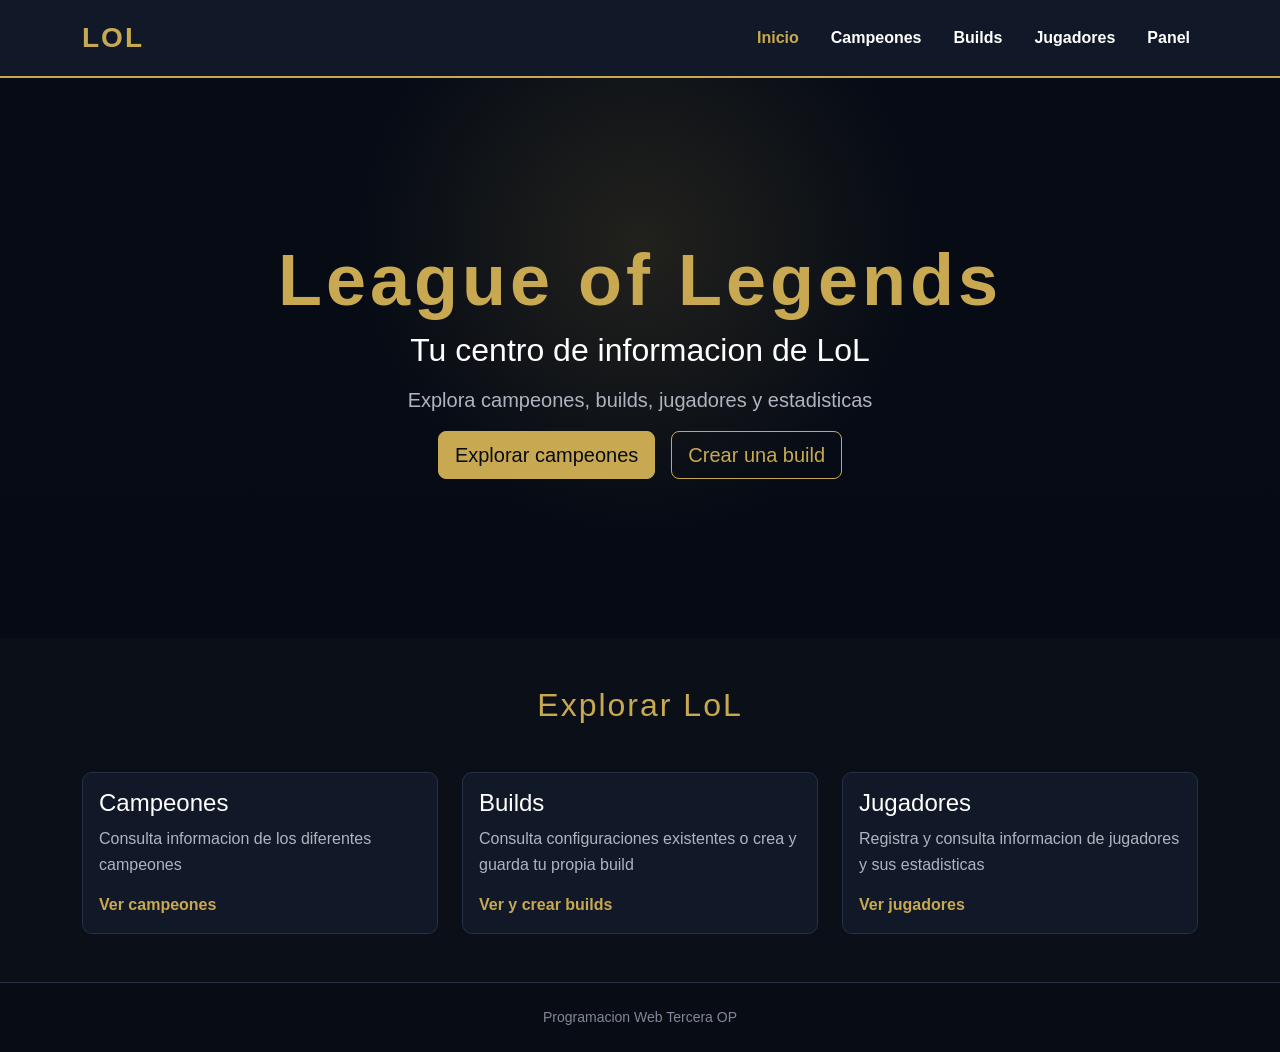
<file: index.html>
<!DOCTYPE html>
<html lang="es">
<head>
    <meta charset="UTF-8">
    <meta name="viewport" content="width=device-width, initial-scale=1.0">
    <title>League of Legends</title>
    <link href="https://cdn.jsdelivr.net/npm/bootstrap@5.3.3/dist/css/bootstrap.min.css" rel="stylesheet">
    <link rel="stylesheet" href="pia.css">
</head>

<body class="d-flex flex-column min-vh-100">
    <header>
        <nav class="navbar navbar-expand-lg navbar-dark">
            <div class="container">
                <a class="navbar-brand logo" href="index.html">LOL</a>
                <button class="navbar-toggler" type="button" data-bs-toggle="collapse" data-bs-target="#menuPrincipal" aria-controls="menuPrincipal" aria-expanded="false" aria-label="Mostrar navegación">
                    <span class="navbar-toggler-icon"></span>
                </button>
                <div class="collapse navbar-collapse" id="menuPrincipal">
                    <ul class="navbar-nav ms-auto gap-lg-3">
                        <li class="nav-item"><a class="nav-link active" aria-current="page" href="index.html">Inicio</a></li>
                        <li class="nav-item"><a class="nav-link" href="campeones.html">Campeones</a></li>
                        <li class="nav-item"><a class="nav-link" href="builds.html">Builds</a></li>
                        <li class="nav-item"><a class="nav-link" href="jugadores.html">Jugadores</a></li>
                        <li class="nav-item"><a class="nav-link" href="login.html">Panel</a></li>
                    </ul>
                </div>
            </div>
        </nav>
    </header>

    <main class="flex-grow-1">
        <section class="hero d-flex align-items-center text-center py-5">
            <div class="container">
                <div class="hero-content mx-auto">
                    <h1 class="display-2 fw-bold">League of Legends</h1>
                    <h2 class="h2">Tu centro de informacion de LoL</h2>
                    <p class="lead">Explora campeones, builds, jugadores y estadisticas</p>
                    <div class="d-flex flex-column flex-sm-row justify-content-center gap-3">
                        <a class="btn btn-primary btn-lg" href="campeones.html">Explorar campeones</a>
                        <a class="btn btn-outline-primary btn-lg" href="builds.html#crear-build">Crear una build</a>
                    </div>
                </div>
            </div>
        </section>

        <section class="container py-5">
            <h2 class="text-center section-title mb-4 mb-md-5">Explorar LoL</h2>
            <div class="row g-4">
                <article class="col-12 col-md-6 col-lg-4">
                    <div class="card carta h-100">
                        <div class="card-body d-flex flex-column">
                            <h3 class="h4 card-title">Campeones</h3>
                            <p class="card-text flex-grow-1">Consulta informacion de los diferentes campeones</p>
                            <a class="stretched-link" href="campeones.html">Ver campeones</a>
                        </div>
                    </div>
                </article>
                <article class="col-12 col-md-6 col-lg-4">
                    <div class="card carta h-100">
                        <div class="card-body d-flex flex-column">
                            <h3 class="h4 card-title">Builds</h3>
                            <p class="card-text flex-grow-1">Consulta configuraciones existentes o crea y guarda tu propia build</p>
                            <a class="stretched-link" href="builds.html#crear-build">Ver y crear builds</a>
                        </div>
                    </div>
                </article>
                <article class="col-12 col-md-6 col-lg-4">
                    <div class="card carta h-100">
                        <div class="card-body d-flex flex-column">
                            <h3 class="h4 card-title">Jugadores</h3>
                            <p class="card-text flex-grow-1">Registra y consulta informacion de jugadores y sus estadisticas</p>
                            <a class="stretched-link" href="jugadores.html">Ver jugadores</a>
                        </div>
                    </div>
                </article>
            </div>
        </section>
    </main>

    <footer class="mt-auto">
        <p>Programacion Web Tercera OP</p>
    </footer>
    <script src="https://cdn.jsdelivr.net/npm/bootstrap@5.3.3/dist/js/bootstrap.bundle.min.js"></script>
</body>
</html>
</file>
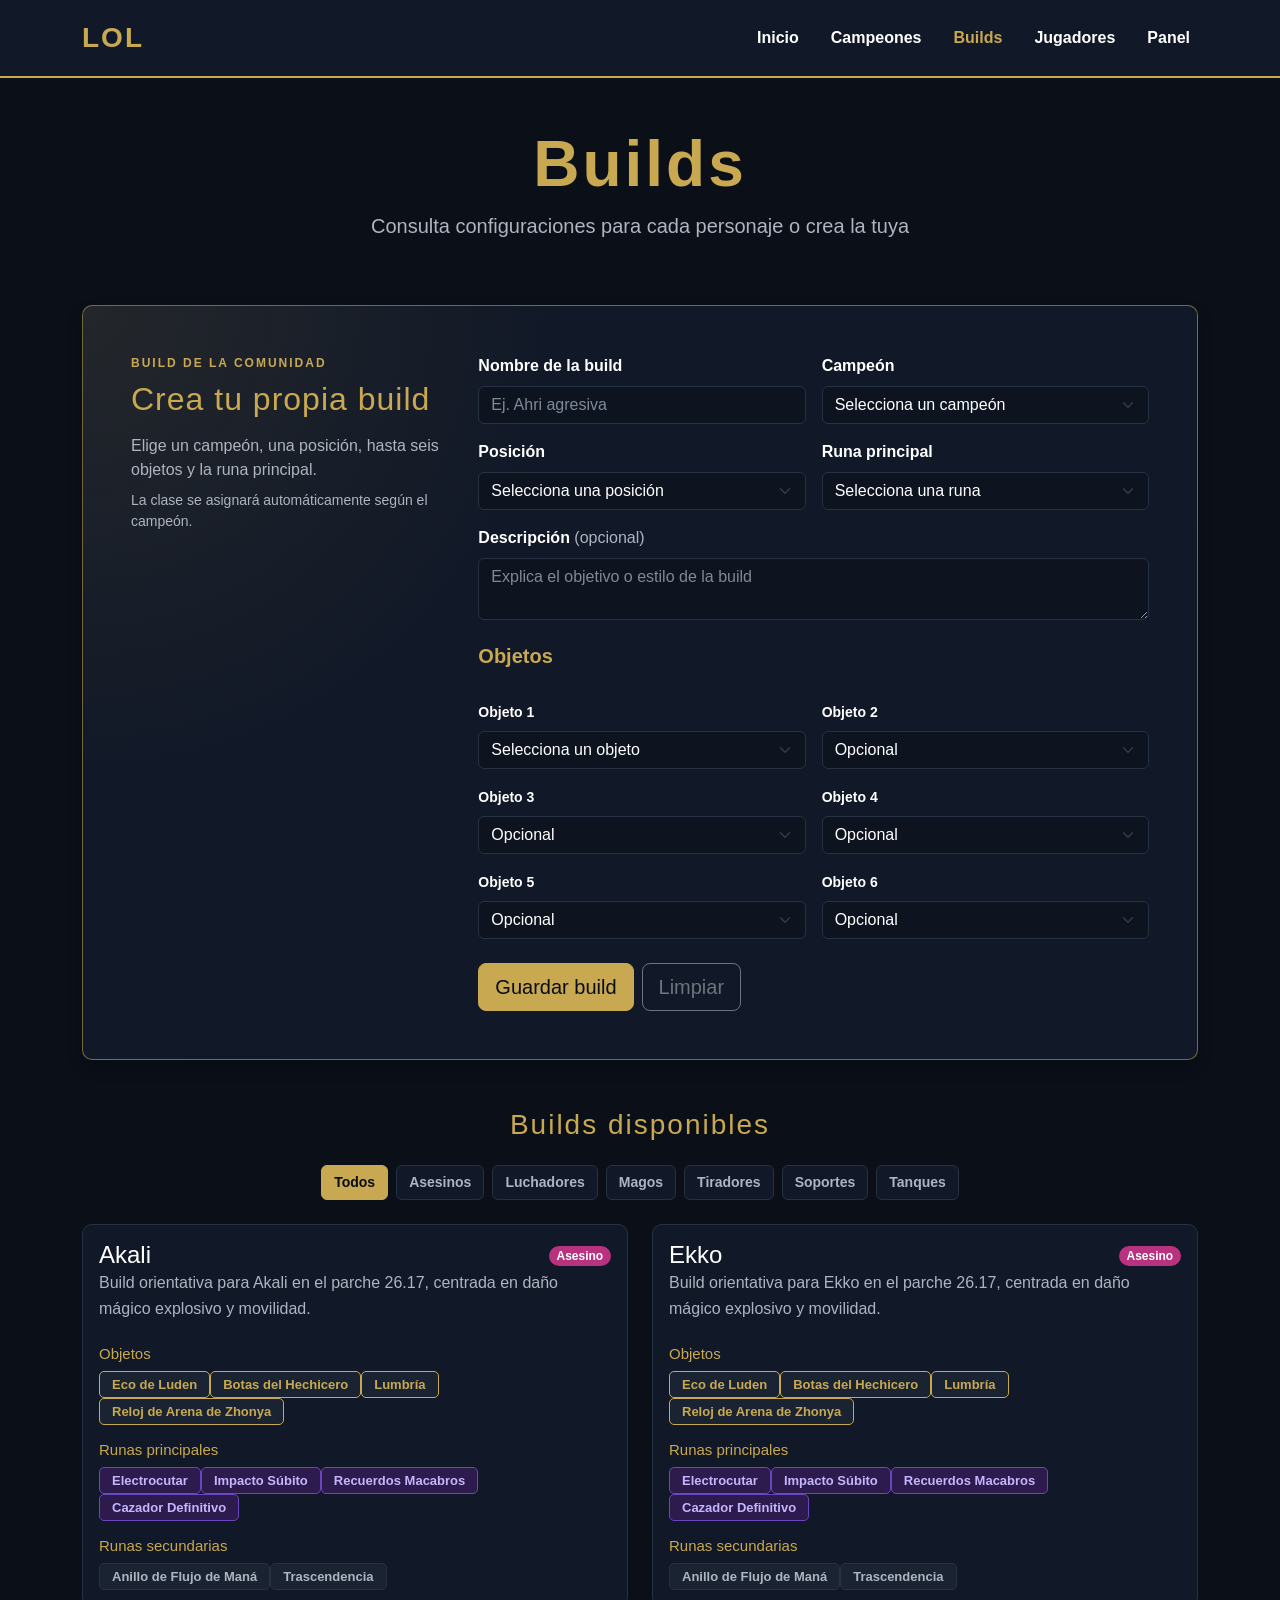
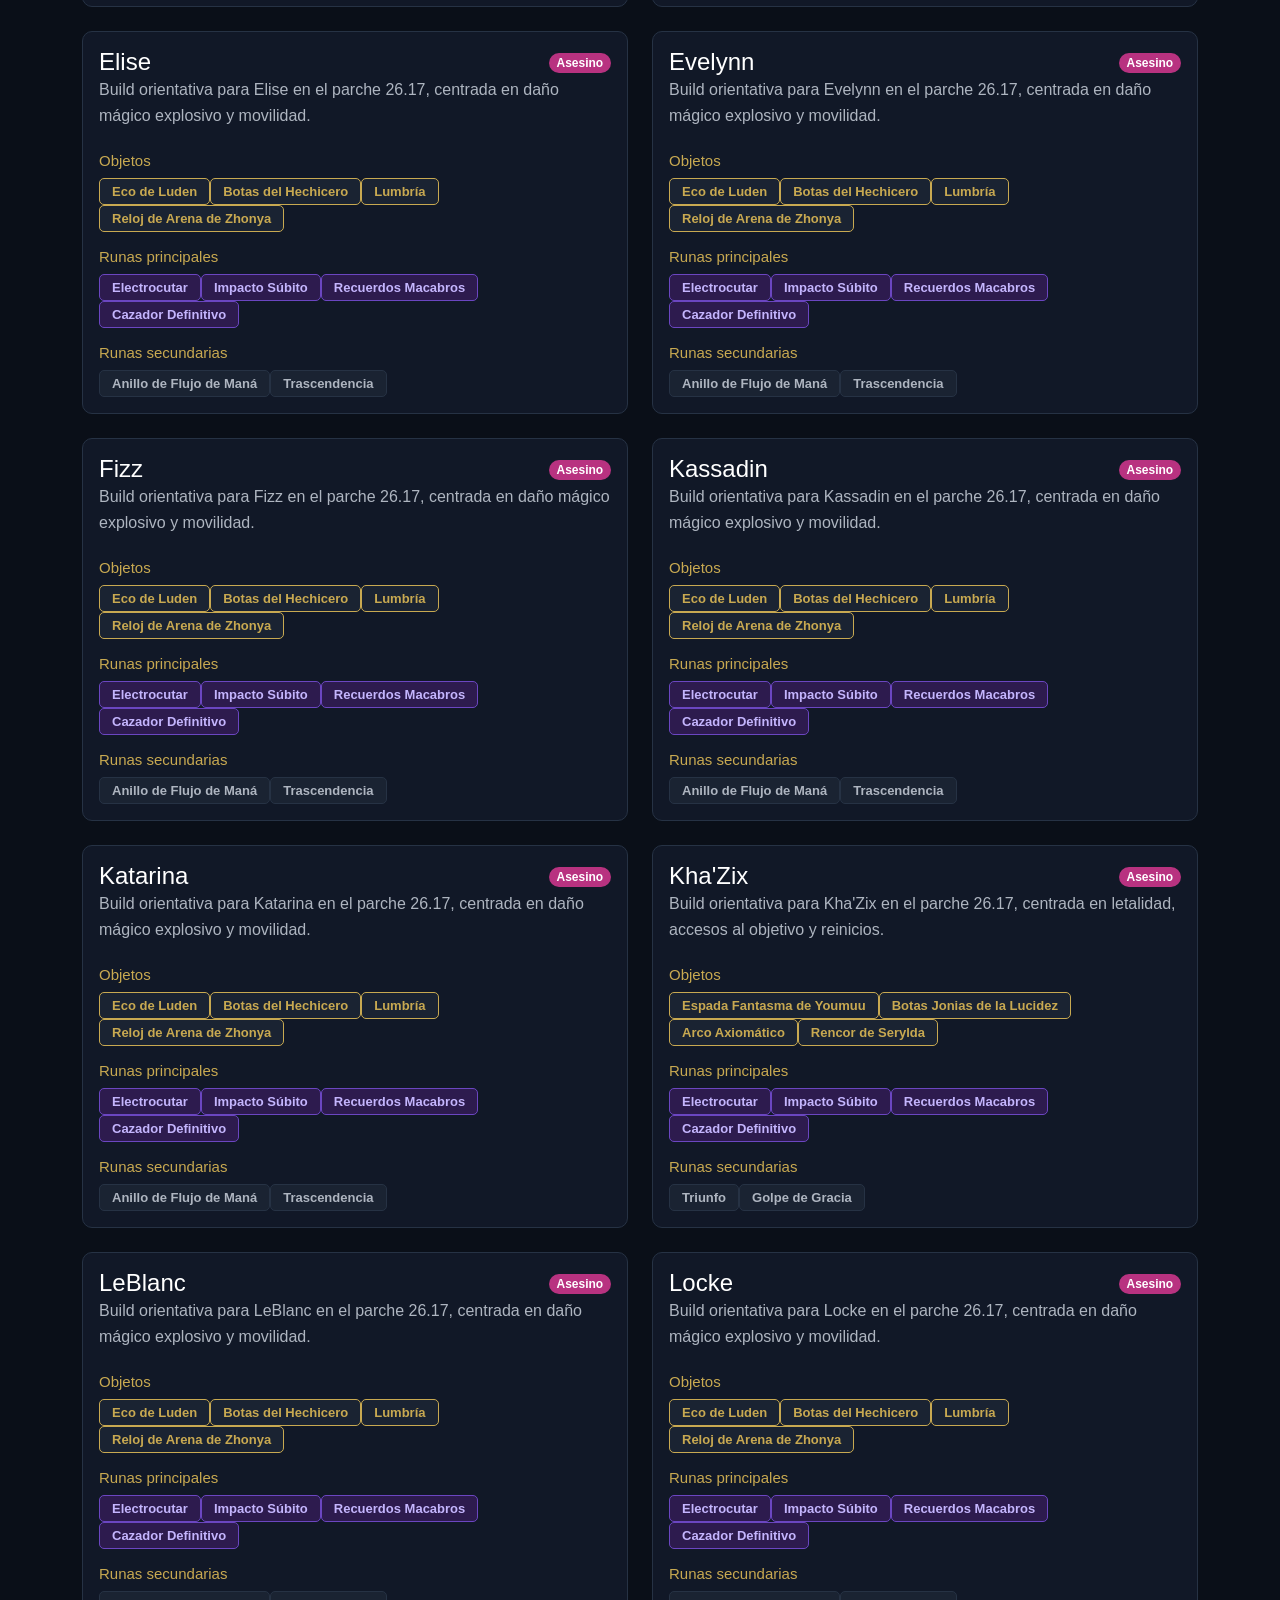
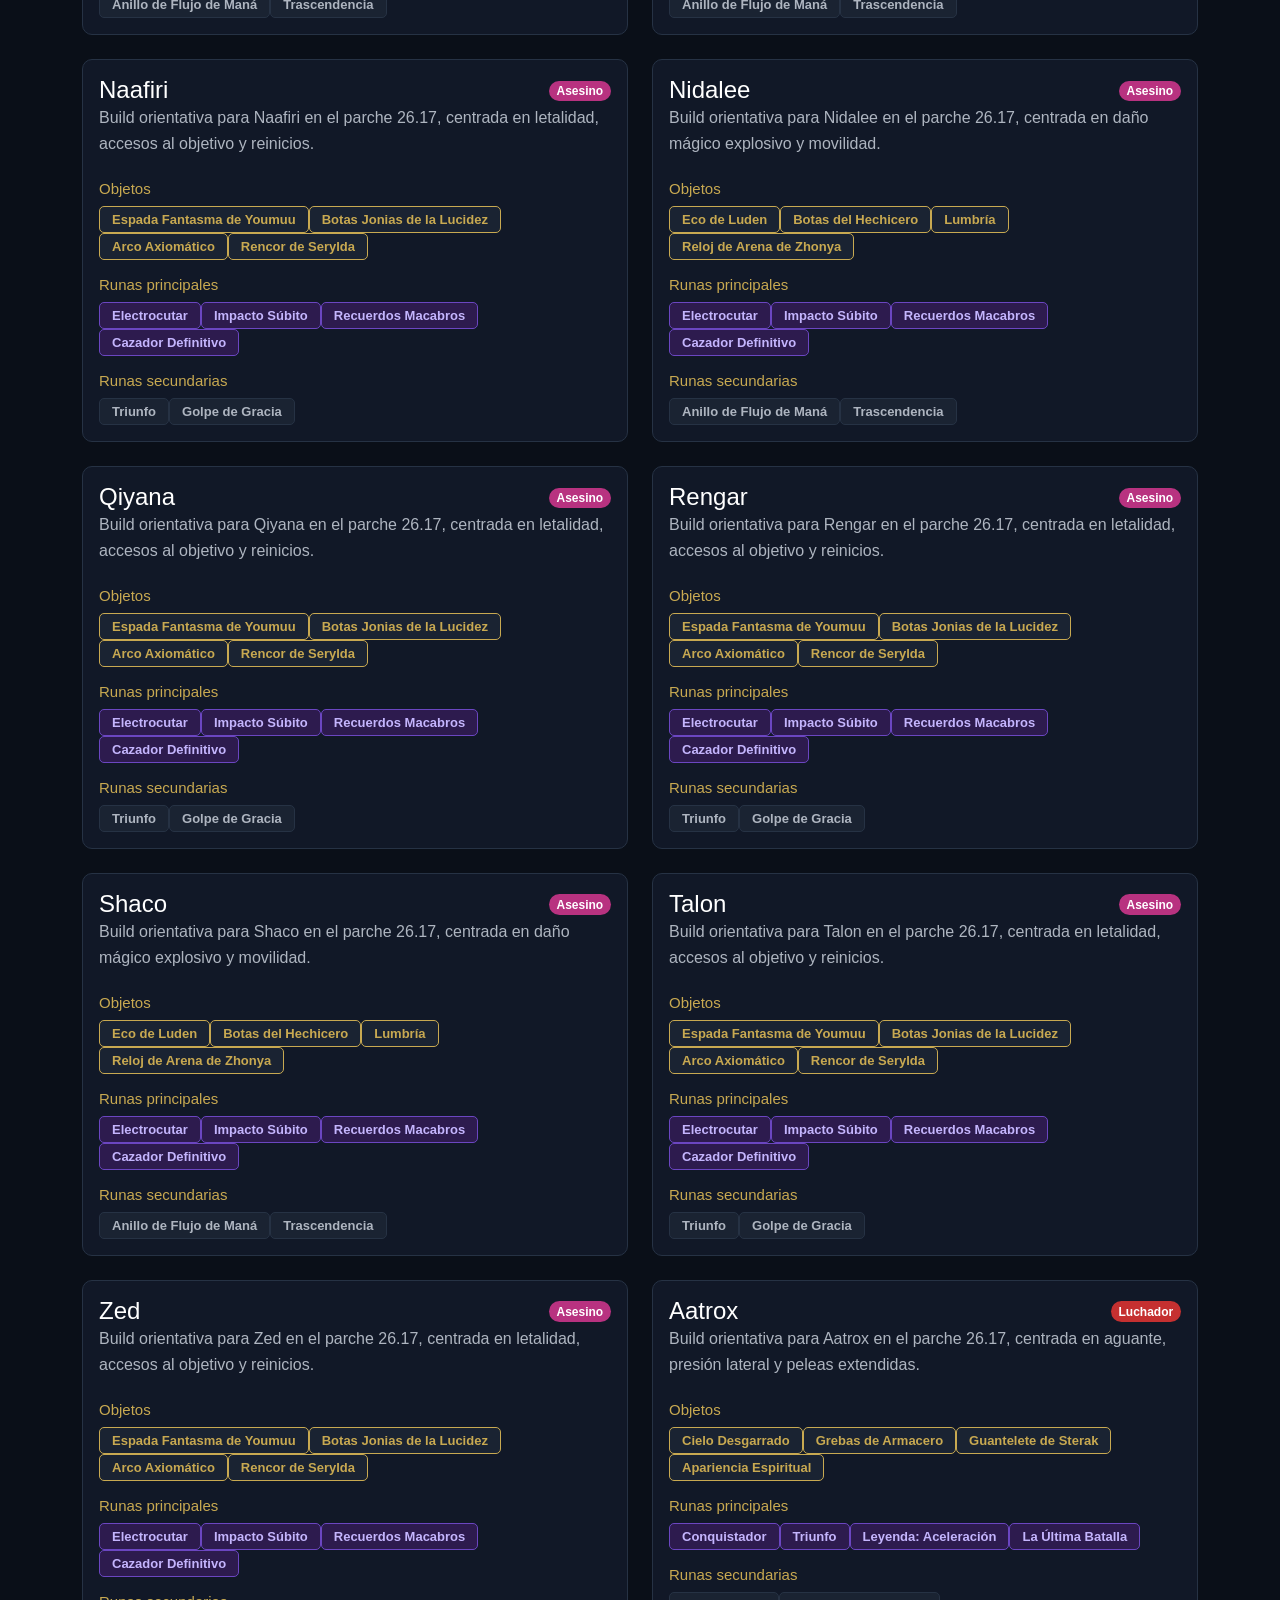
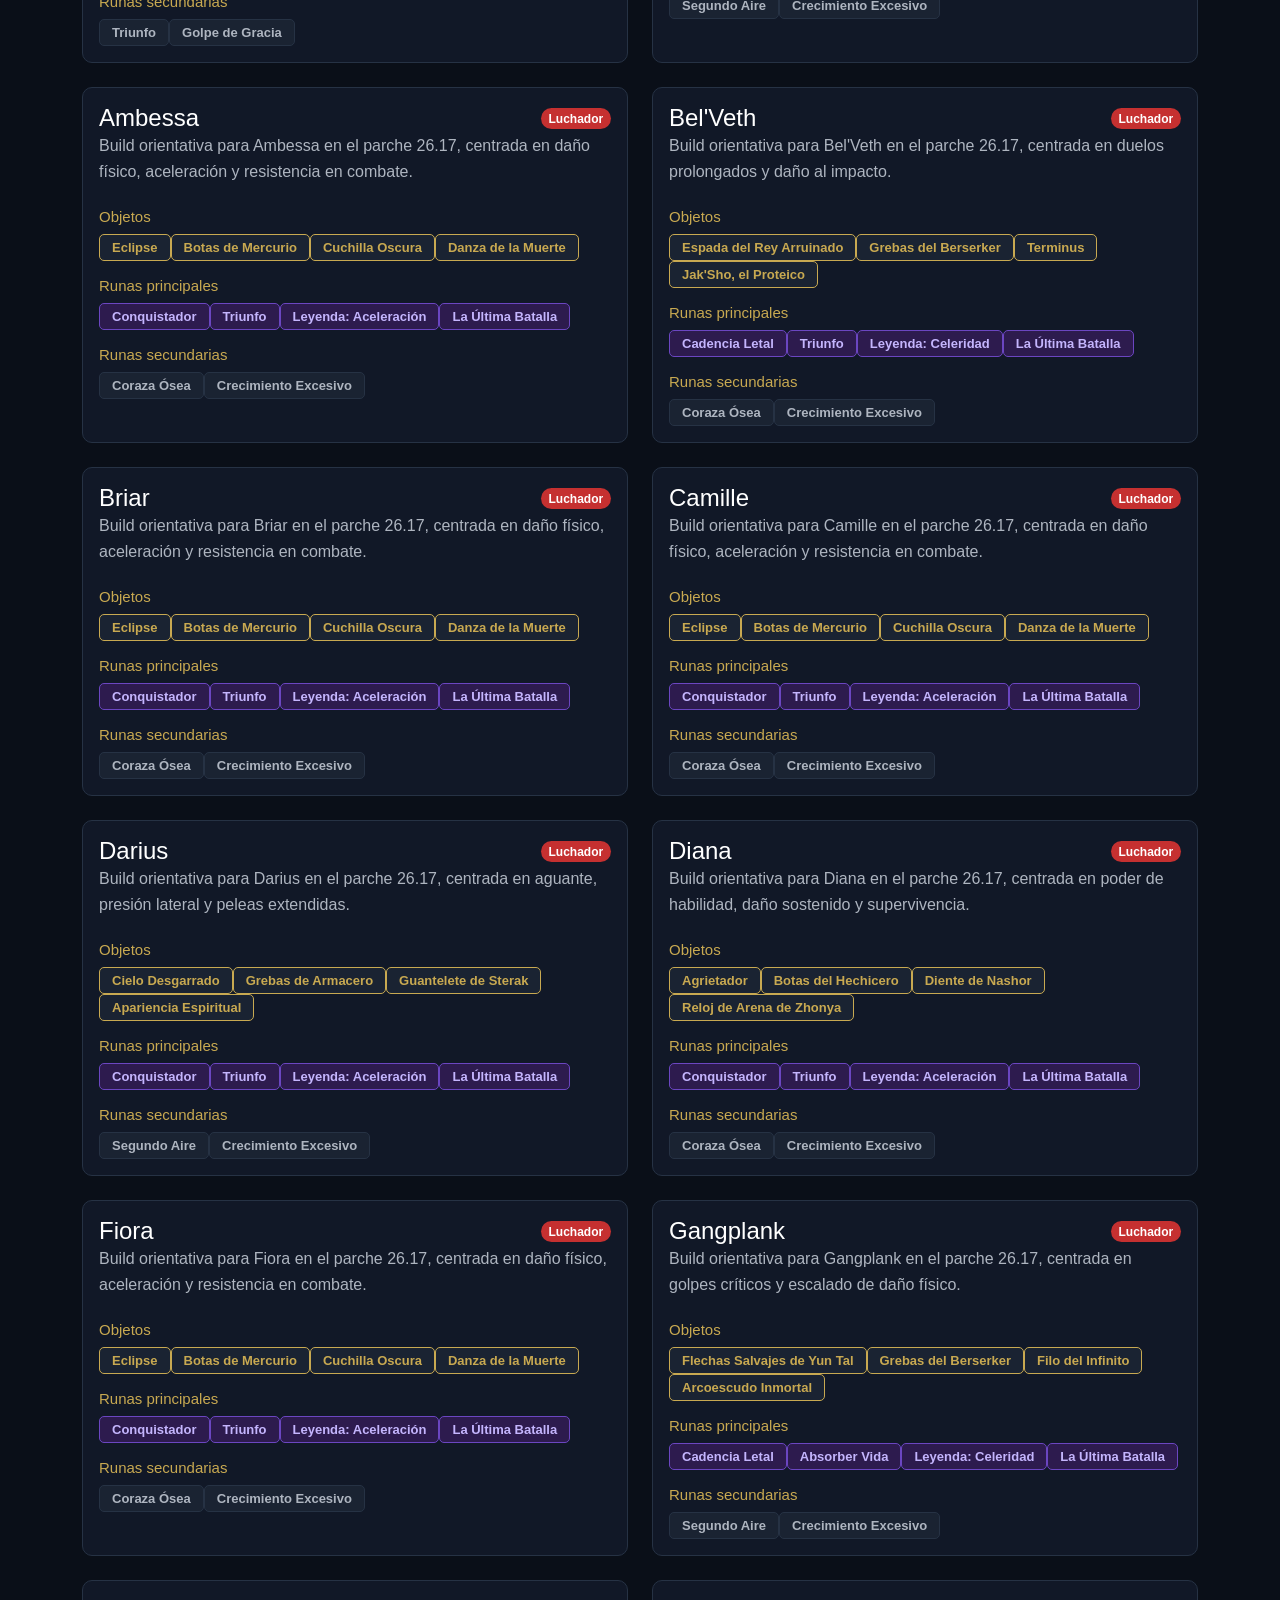
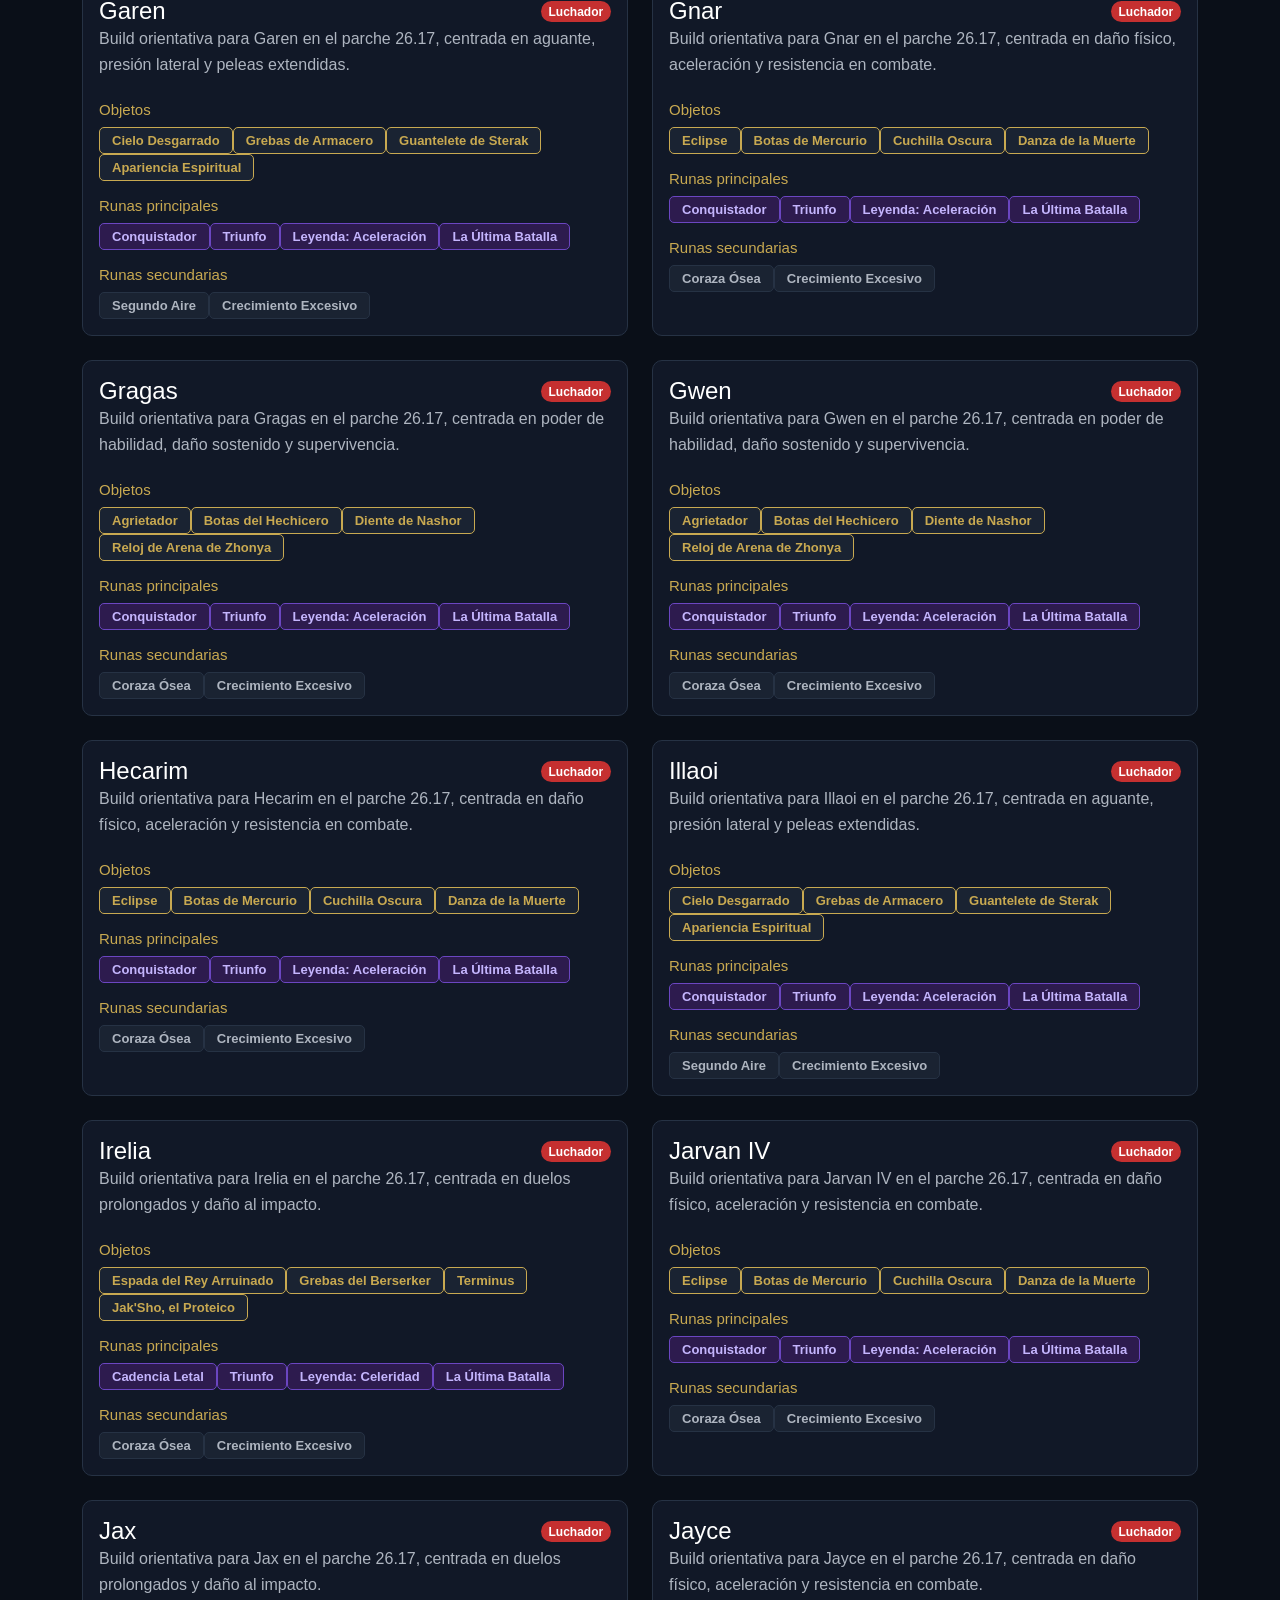
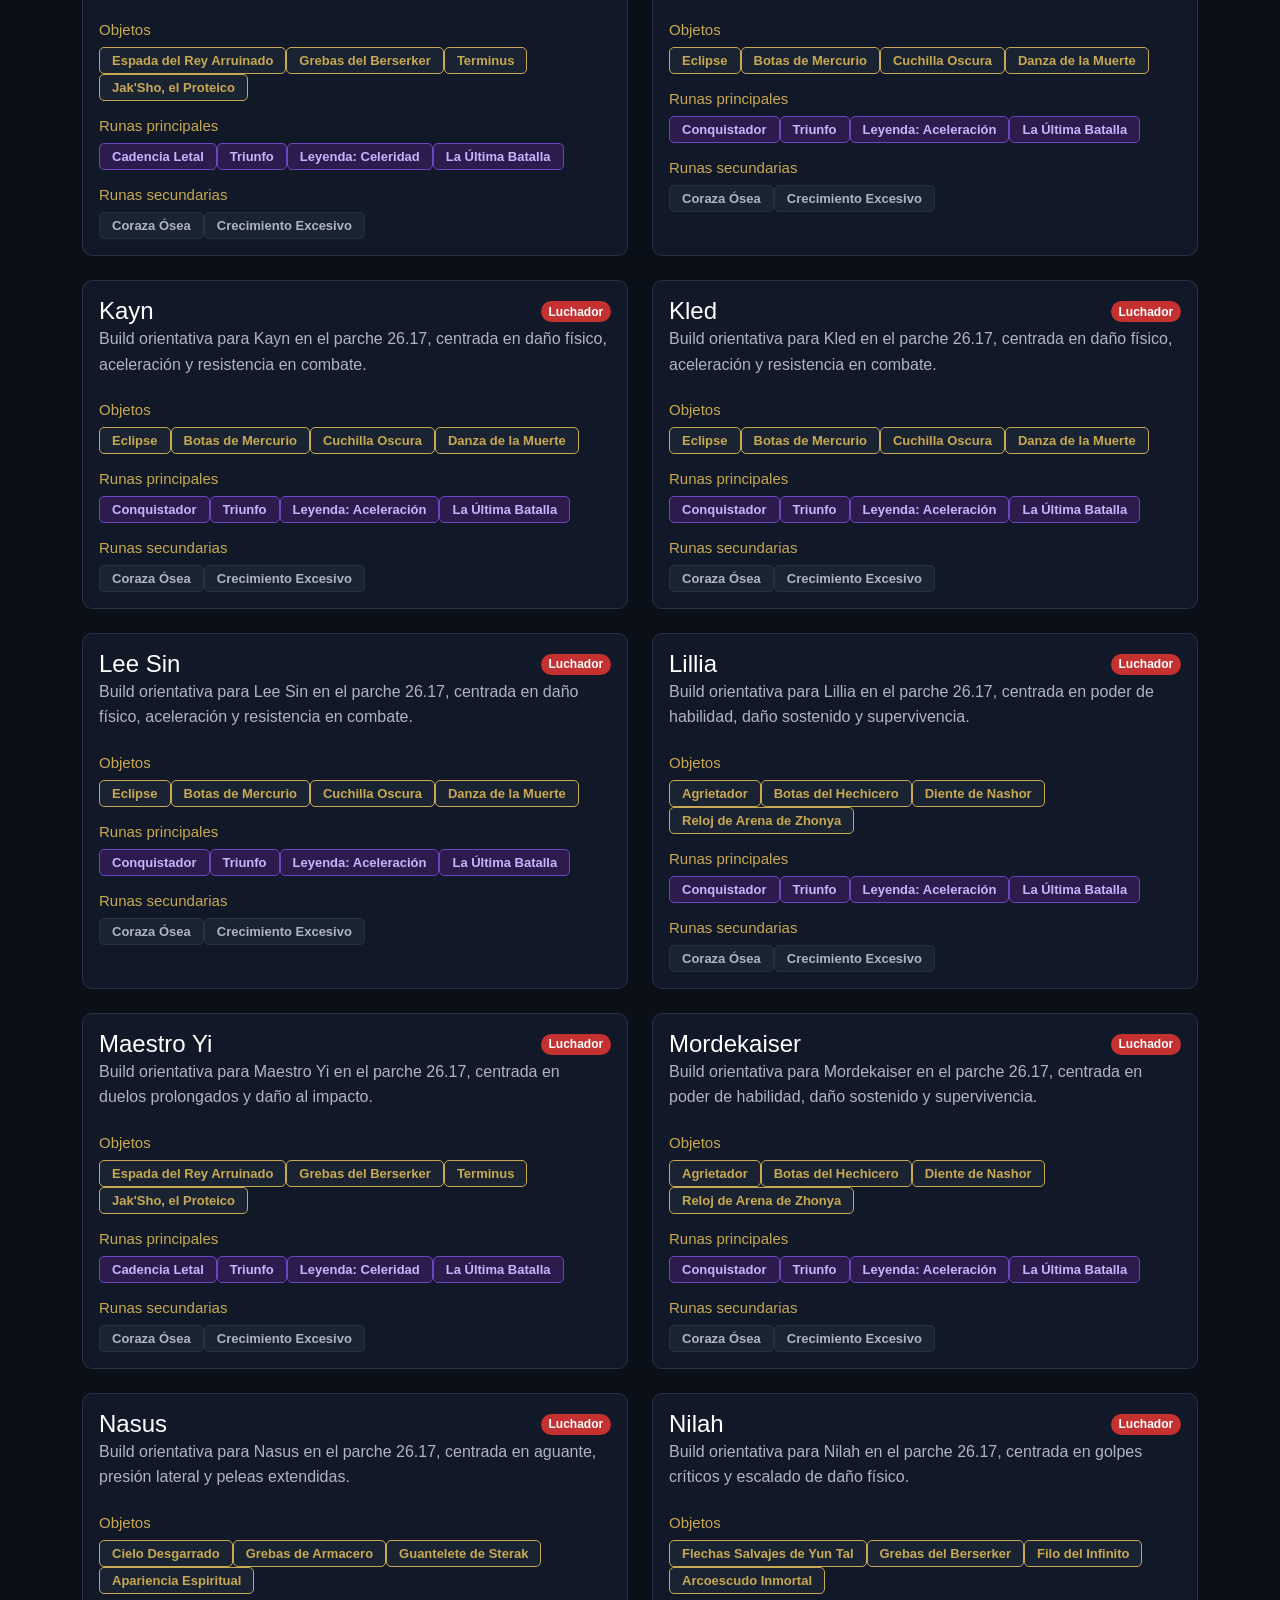
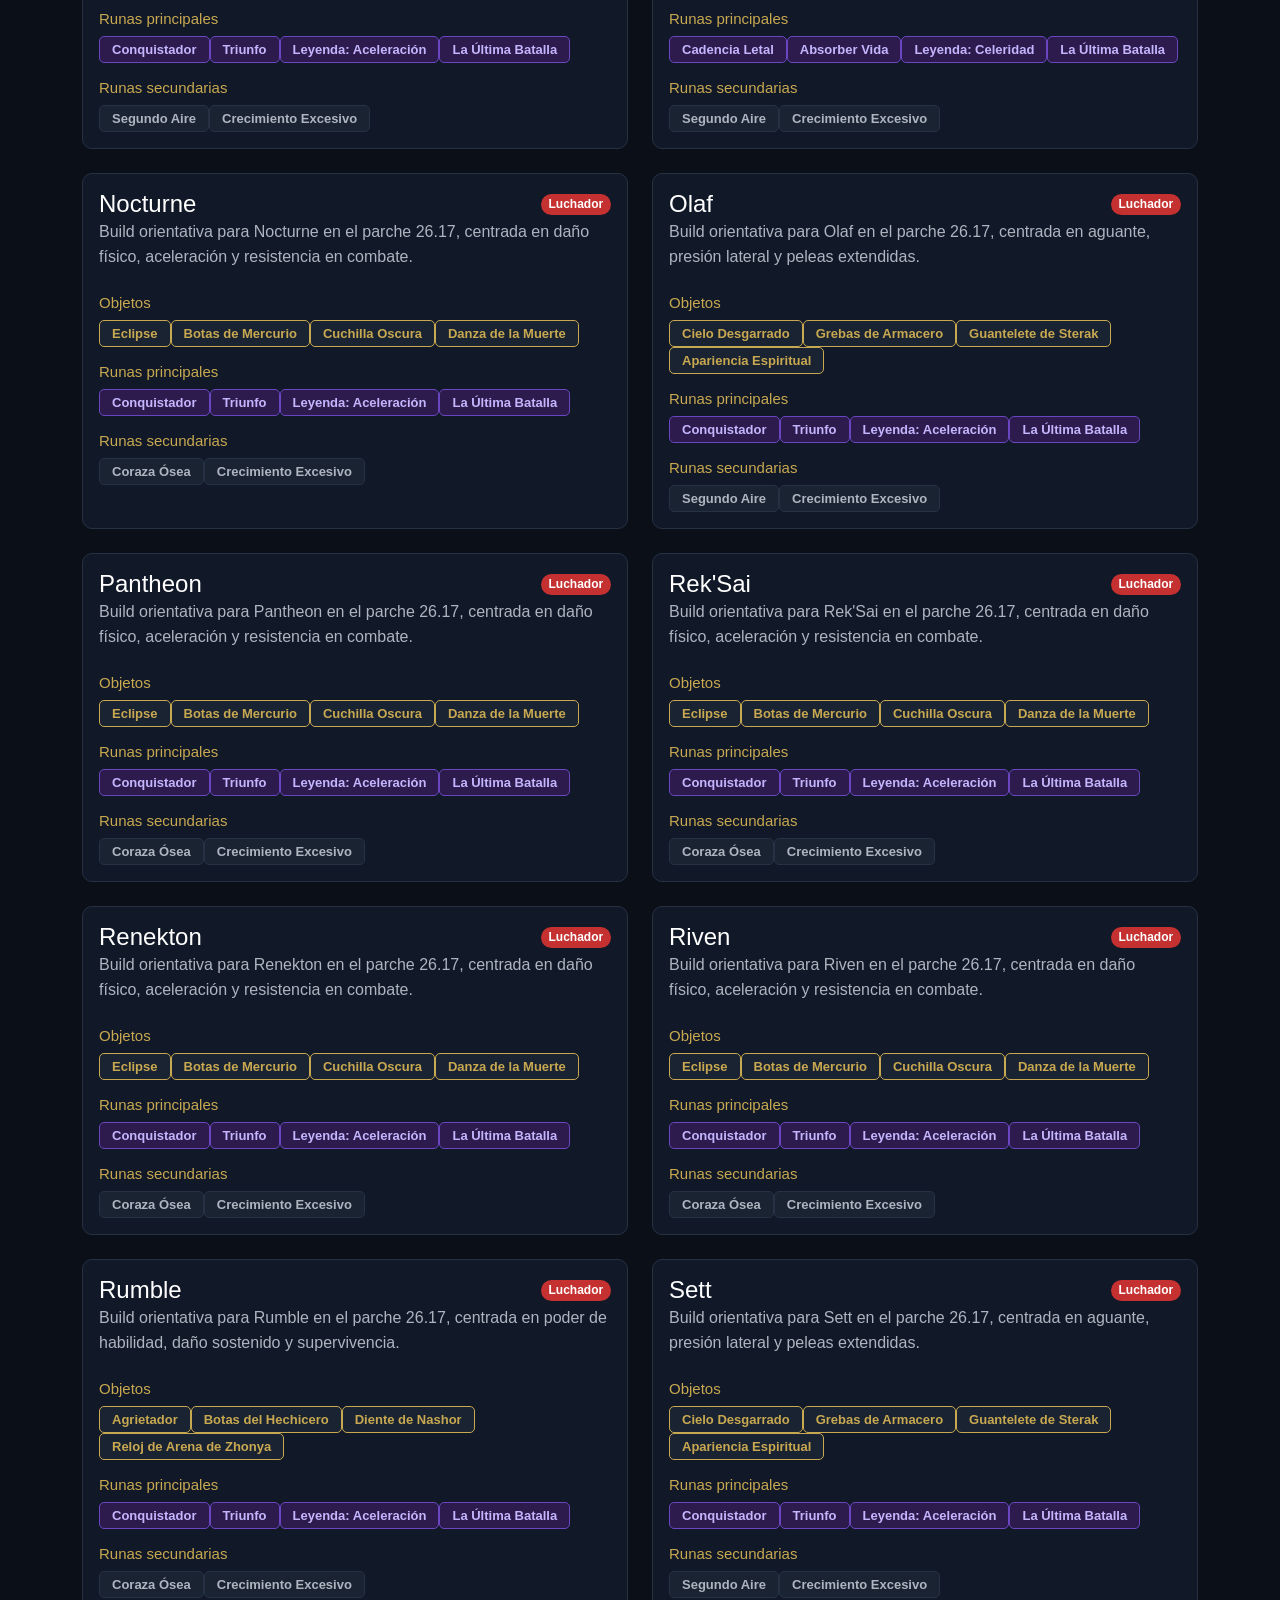
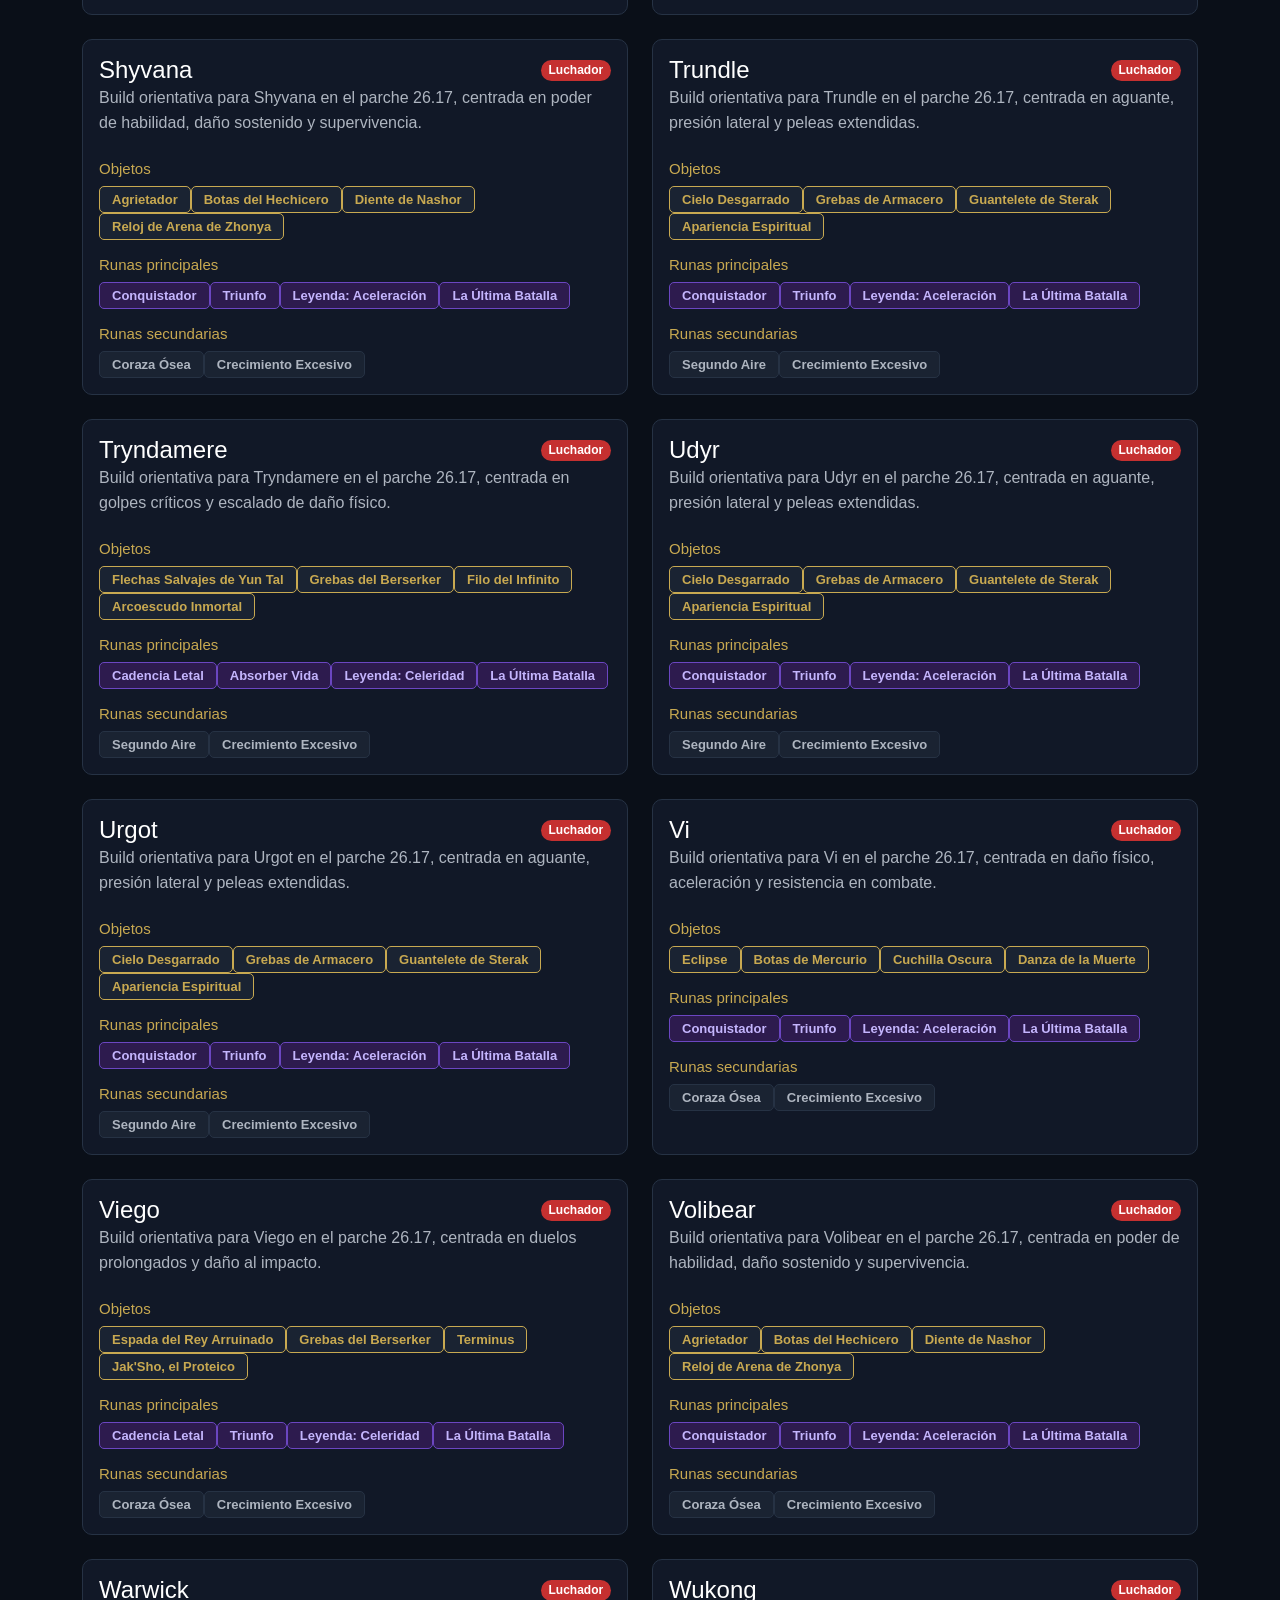
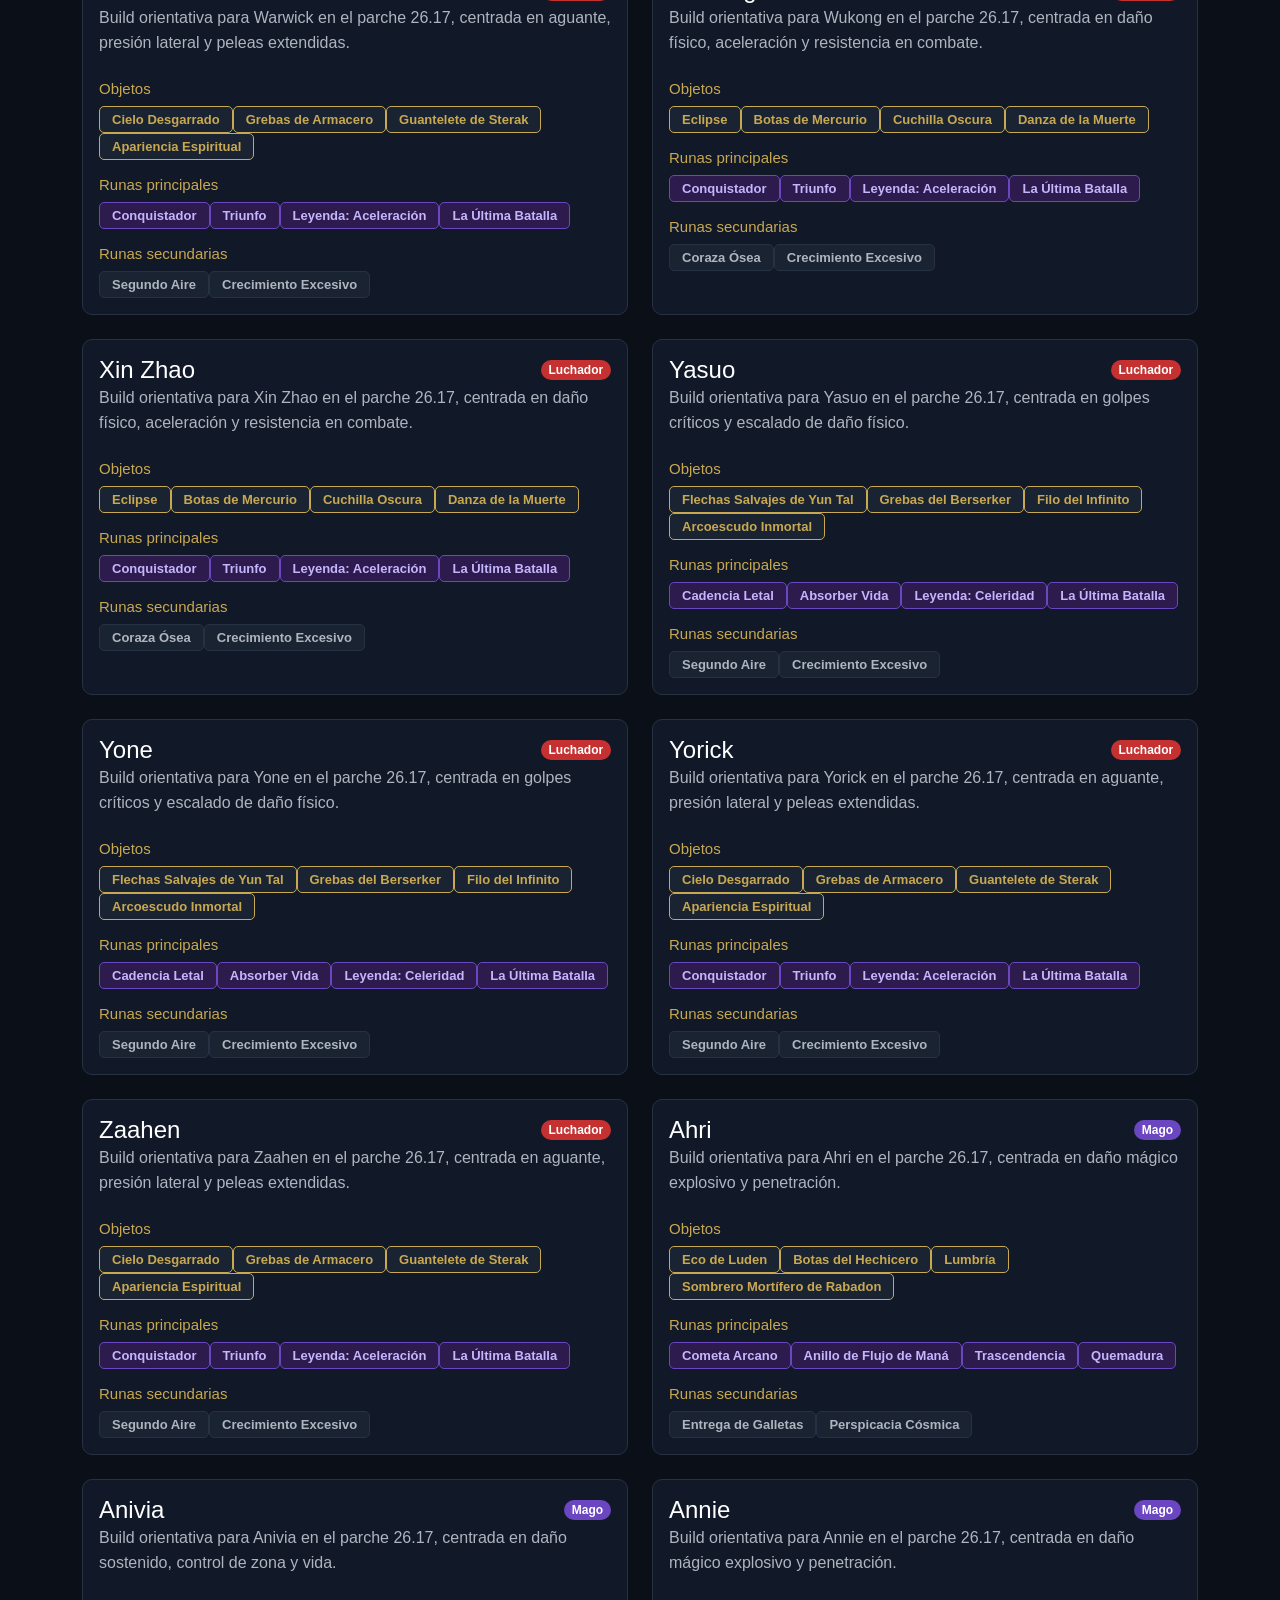
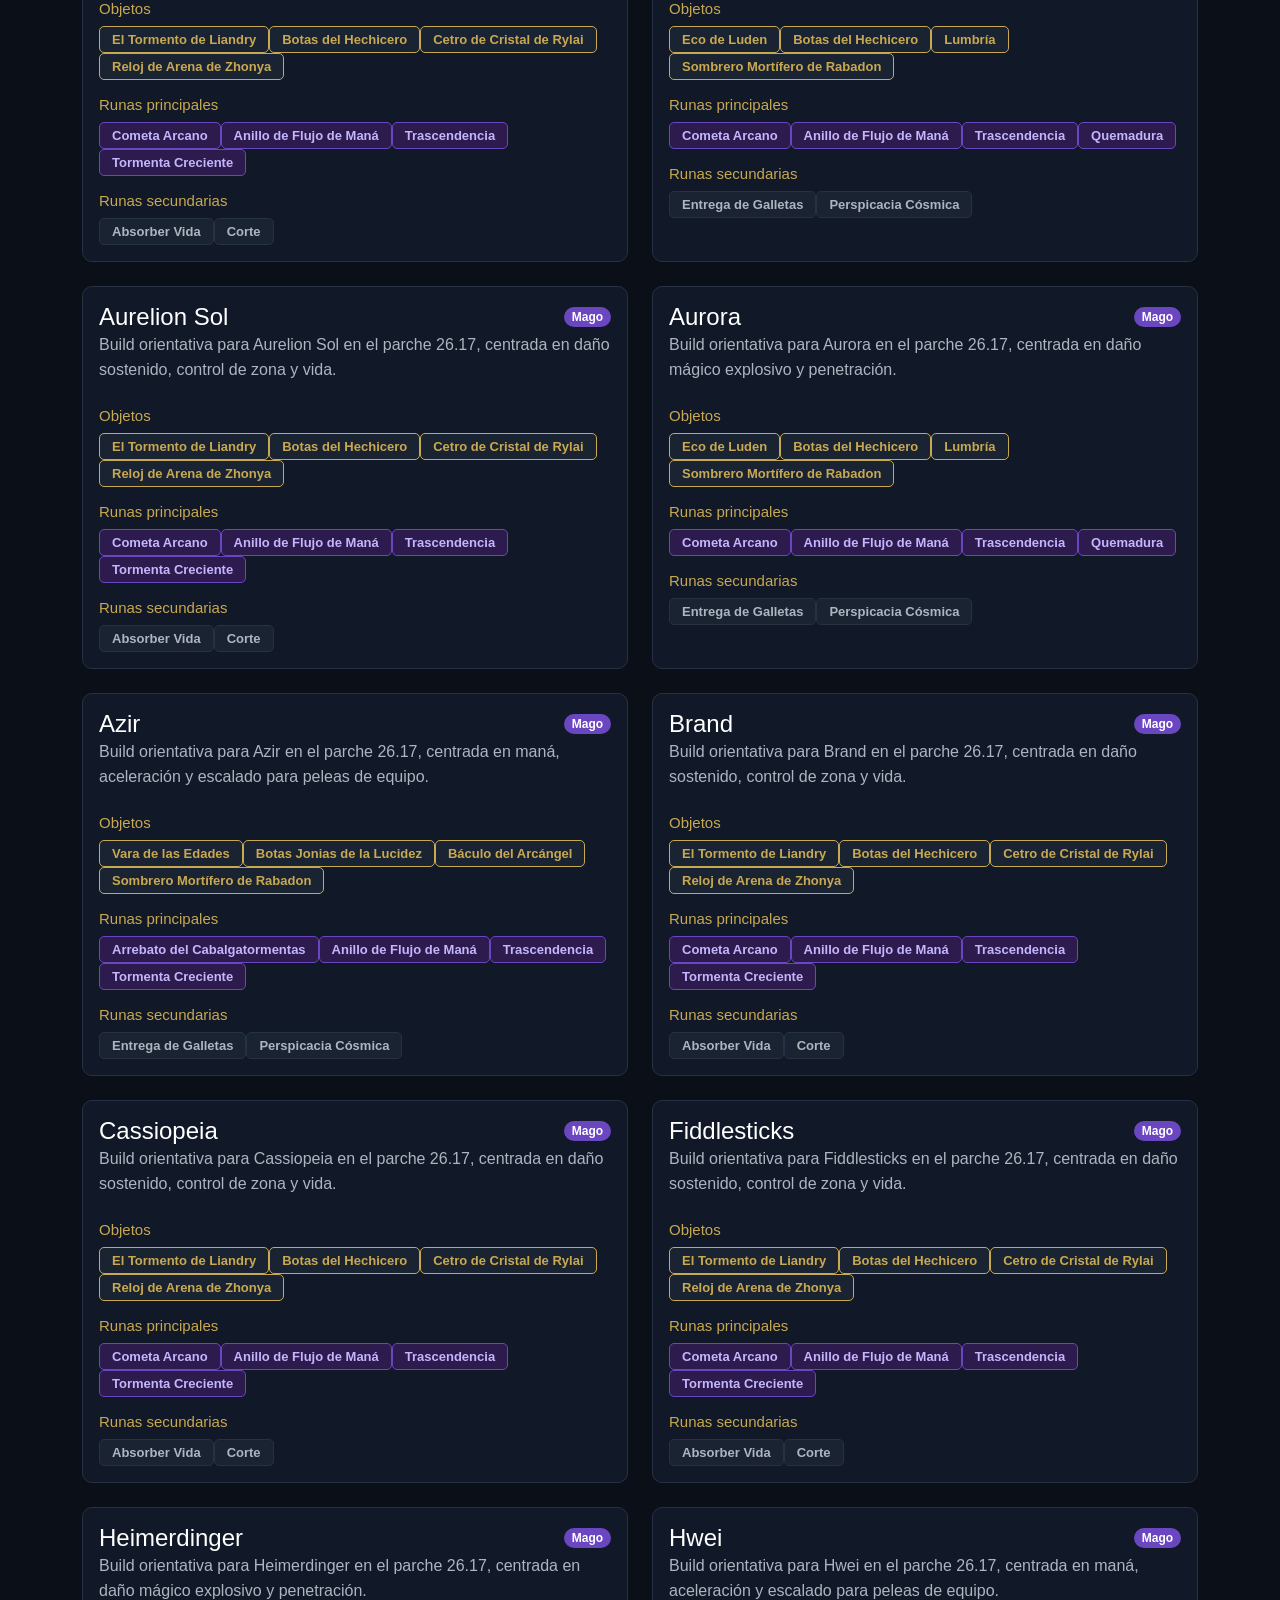
<file: builds.html>
<!DOCTYPE html>
<html lang="es">
<head>
    <meta charset="UTF-8">
    <meta name="viewport" content="width=device-width, initial-scale=1.0">
    <title>Builds - LoL</title>
    <link href="https://cdn.jsdelivr.net/npm/bootstrap@5.3.3/dist/css/bootstrap.min.css" rel="stylesheet">
    <link rel="stylesheet" href="pia.css">
</head>

<body class="d-flex flex-column min-vh-100">
    <header>
        <nav class="navbar navbar-expand-lg navbar-dark">
            <div class="container">
                <a class="navbar-brand logo" href="index.html">LOL</a>
                <button class="navbar-toggler" type="button" data-bs-toggle="collapse" data-bs-target="#menuPrincipal" aria-controls="menuPrincipal" aria-expanded="false" aria-label="Mostrar navegación">
                    <span class="navbar-toggler-icon"></span>
                </button>
                <div class="collapse navbar-collapse" id="menuPrincipal">
                    <ul class="navbar-nav ms-auto gap-lg-3">
                        <li class="nav-item"><a class="nav-link" href="index.html">Inicio</a></li>
                        <li class="nav-item"><a class="nav-link" href="campeones.html">Campeones</a></li>
                        <li class="nav-item"><a class="nav-link active" aria-current="page" href="builds.html">Builds</a></li>
                        <li class="nav-item"><a class="nav-link" href="jugadores.html">Jugadores</a></li>
                        <li class="nav-item"><a class="nav-link" href="login.html">Panel</a></li>
                    </ul>
                </div>
            </div>
        </nav>
    </header>

    <main class="flex-grow-1">
        <section class="container pagina-titulo py-5 text-center">
            <h1 class="display-3 fw-bold">Builds</h1>
            <p class="lead">Consulta configuraciones para cada personaje o crea la tuya</p>
        </section>

        <section class="container pb-5" id="crear-build" aria-labelledby="titulo-crear-build">
            <div class="card carta creator-card shadow">
                <div class="card-body p-4 p-lg-5">
                    <div class="row g-4 align-items-start">
                        <div class="col-12 col-lg-4">
                            <p class="eyebrow mb-2">Build de la comunidad</p>
                            <h2 class="h2 section-title mb-3" id="titulo-crear-build">Crea tu propia build</h2>
                            <p class="text-secondary mb-2">Elige un campeón, una posición, hasta seis objetos y la runa principal.</p>
                            <p class="form-text mb-0" id="campeon-seleccionado">La clase se asignará automáticamente según el campeón.</p>
                        </div>

                        <div class="col-12 col-lg-8">
                            <form id="build-form" novalidate>
                                <div class="row g-3">
                                    <div class="col-12 col-md-6">
                                        <label for="nombre-build" class="form-label">Nombre de la build</label>
                                        <input type="text" class="form-control" id="nombre-build" maxlength="60" placeholder="Ej. Ahri agresiva" required>
                                    </div>
                                    <div class="col-12 col-md-6">
                                        <label for="campeon-build" class="form-label">Campeón</label>
                                        <select class="form-select" id="campeon-build" required>
                                            <option value="">Selecciona un campeón</option>
                                        </select>
                                    </div>
                                    <div class="col-12 col-md-6">
                                        <label for="posicion-build" class="form-label">Posición</label>
                                        <select class="form-select" id="posicion-build" required>
                                            <option value="">Selecciona una posición</option>
                                            <option value="Top">Top</option>
                                            <option value="Jungla">Jungla</option>
                                            <option value="Mid">Mid</option>
                                            <option value="ADC">ADC</option>
                                            <option value="Soporte">Soporte</option>
                                        </select>
                                    </div>
                                    <div class="col-12 col-md-6">
                                        <label for="runa-build" class="form-label">Runa principal</label>
                                        <select class="form-select" id="runa-build" required>
                                            <option value="">Selecciona una runa</option>
                                        </select>
                                    </div>
                                    <div class="col-12">
                                        <label for="descripcion-build" class="form-label">Descripción <span class="text-secondary fw-normal">(opcional)</span></label>
                                        <textarea class="form-control" id="descripcion-build" rows="2" maxlength="240" placeholder="Explica el objetivo o estilo de la build"></textarea>
                                    </div>
                                </div>

                                <fieldset class="mt-4">
                                    <legend class="h5 mb-3">Objetos</legend>
                                    <div class="row g-3" id="objetos-build">
                                        <div class="col-12 col-md-6">
                                            <label for="objeto-build-1" class="form-label item-slot-label">Objeto 1</label>
                                            <select class="form-select objeto-build" id="objeto-build-1" required></select>
                                        </div>
                                        <div class="col-12 col-md-6">
                                            <label for="objeto-build-2" class="form-label item-slot-label">Objeto 2</label>
                                            <select class="form-select objeto-build" id="objeto-build-2"></select>
                                        </div>
                                        <div class="col-12 col-md-6">
                                            <label for="objeto-build-3" class="form-label item-slot-label">Objeto 3</label>
                                            <select class="form-select objeto-build" id="objeto-build-3"></select>
                                        </div>
                                        <div class="col-12 col-md-6">
                                            <label for="objeto-build-4" class="form-label item-slot-label">Objeto 4</label>
                                            <select class="form-select objeto-build" id="objeto-build-4"></select>
                                        </div>
                                        <div class="col-12 col-md-6">
                                            <label for="objeto-build-5" class="form-label item-slot-label">Objeto 5</label>
                                            <select class="form-select objeto-build" id="objeto-build-5"></select>
                                        </div>
                                        <div class="col-12 col-md-6">
                                            <label for="objeto-build-6" class="form-label item-slot-label">Objeto 6</label>
                                            <select class="form-select objeto-build" id="objeto-build-6"></select>
                                        </div>
                                    </div>
                                </fieldset>

                                <div class="alert mt-4 mb-0 d-none" id="build-mensaje" role="status" aria-live="polite"></div>

                                <div class="d-flex flex-column flex-sm-row gap-2 mt-4">
                                    <button type="submit" class="btn btn-primary btn-lg">Guardar build</button>
                                    <button type="reset" class="btn btn-outline-secondary btn-lg">Limpiar</button>
                                </div>
                            </form>
                        </div>
                    </div>
                </div>
            </div>
        </section>

        <section class="container filtros pb-4" aria-label="Filtrar builds por rol">
            <h2 class="text-center section-title h3 mb-4">Builds disponibles</h2>
            <div class="d-flex flex-wrap justify-content-center gap-2">
                <button class="btn btn-filter activo" data-filtro="todos">Todos</button>
                <button class="btn btn-filter" data-filtro="asesino">Asesinos</button>
                <button class="btn btn-filter" data-filtro="luchador">Luchadores</button>
                <button class="btn btn-filter" data-filtro="mago">Magos</button>
                <button class="btn btn-filter" data-filtro="tirador">Tiradores</button>
                <button class="btn btn-filter" data-filtro="soporte">Soportes</button>
                <button class="btn btn-filter" data-filtro="tanque">Tanques</button>
            </div>
        </section>

        <section class="container listado pb-5" id="listado-builds">
            <div class="row g-4" id="grid-builds"></div>
        </section>
    </main>

    <footer class="mt-auto">
        <p>Programacion Web Tercera OP</p>
    </footer>

    <script src="https://cdn.jsdelivr.net/npm/bootstrap@5.3.3/dist/js/bootstrap.bundle.min.js"></script>
    <script src="js/datos.js"></script>
    <script src="js/util.js"></script>
    <script src="js/builds.js"></script>
</body>
</html>
</file>
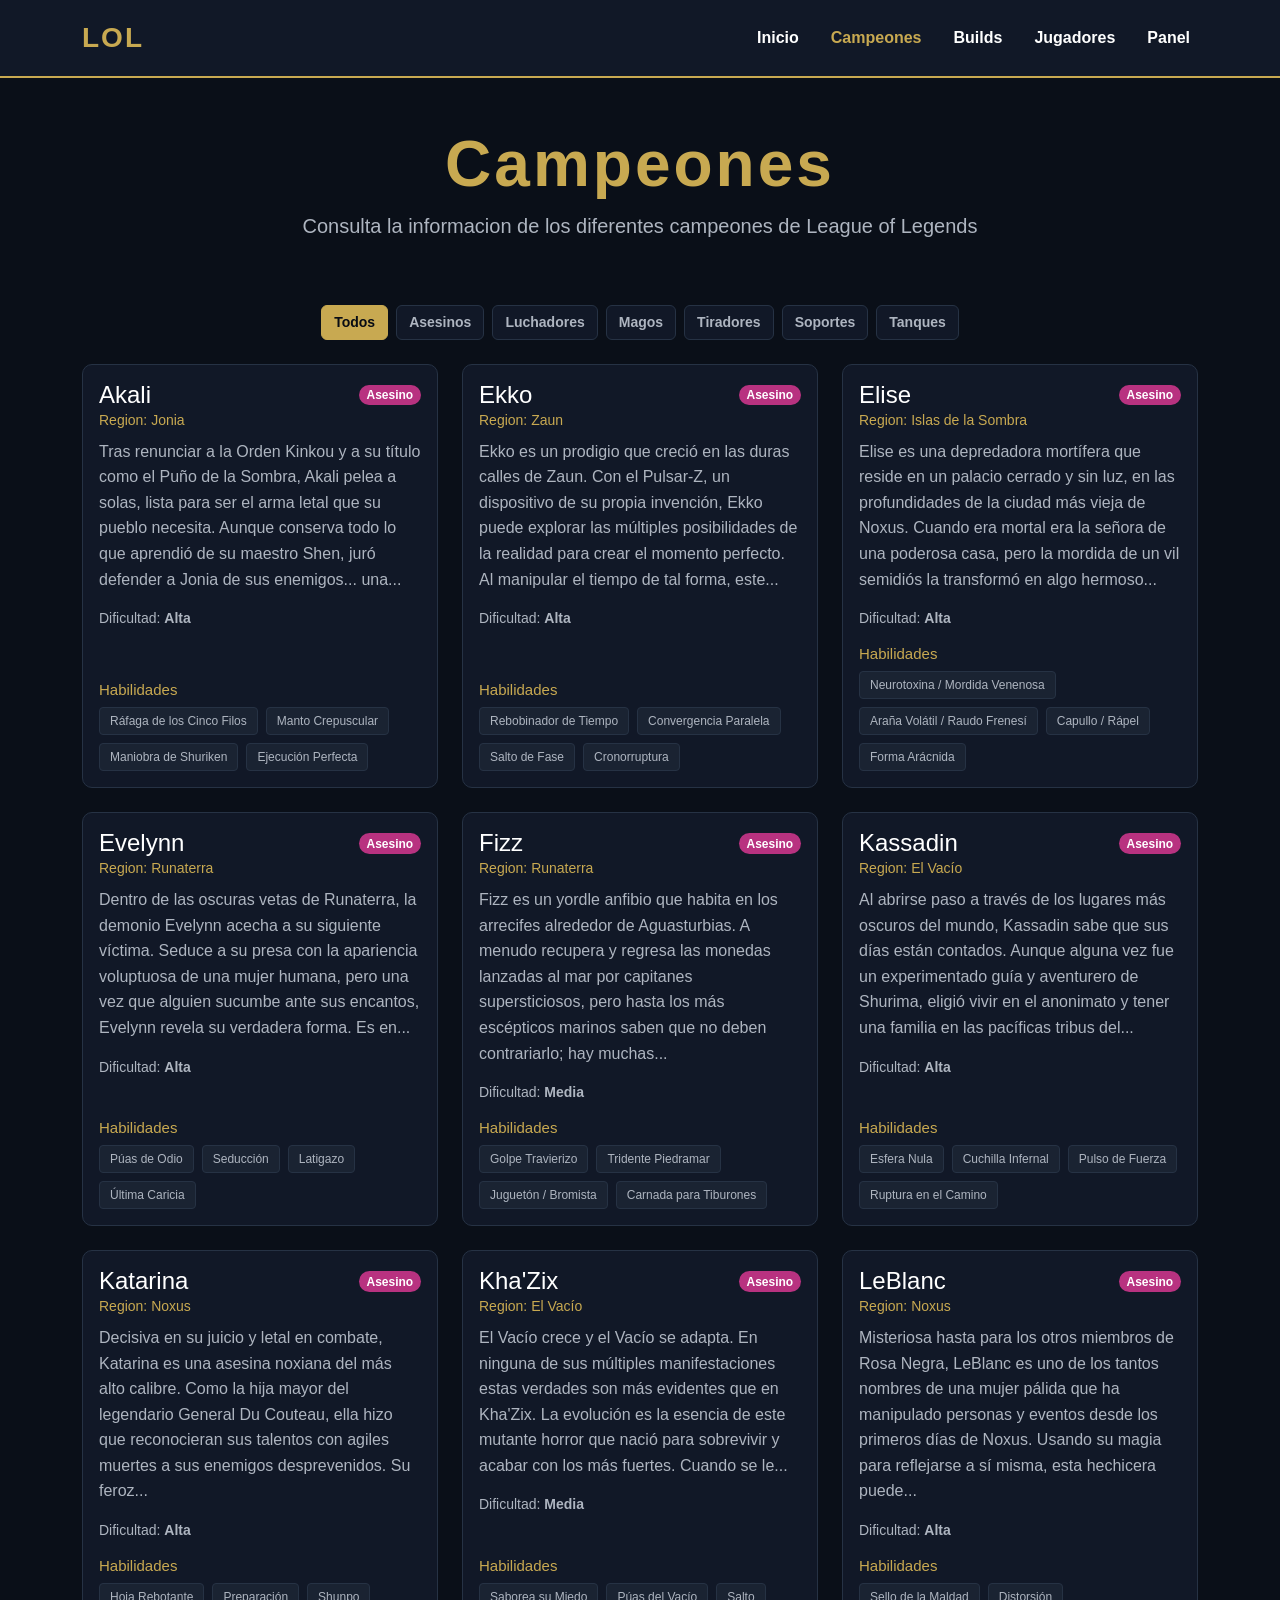
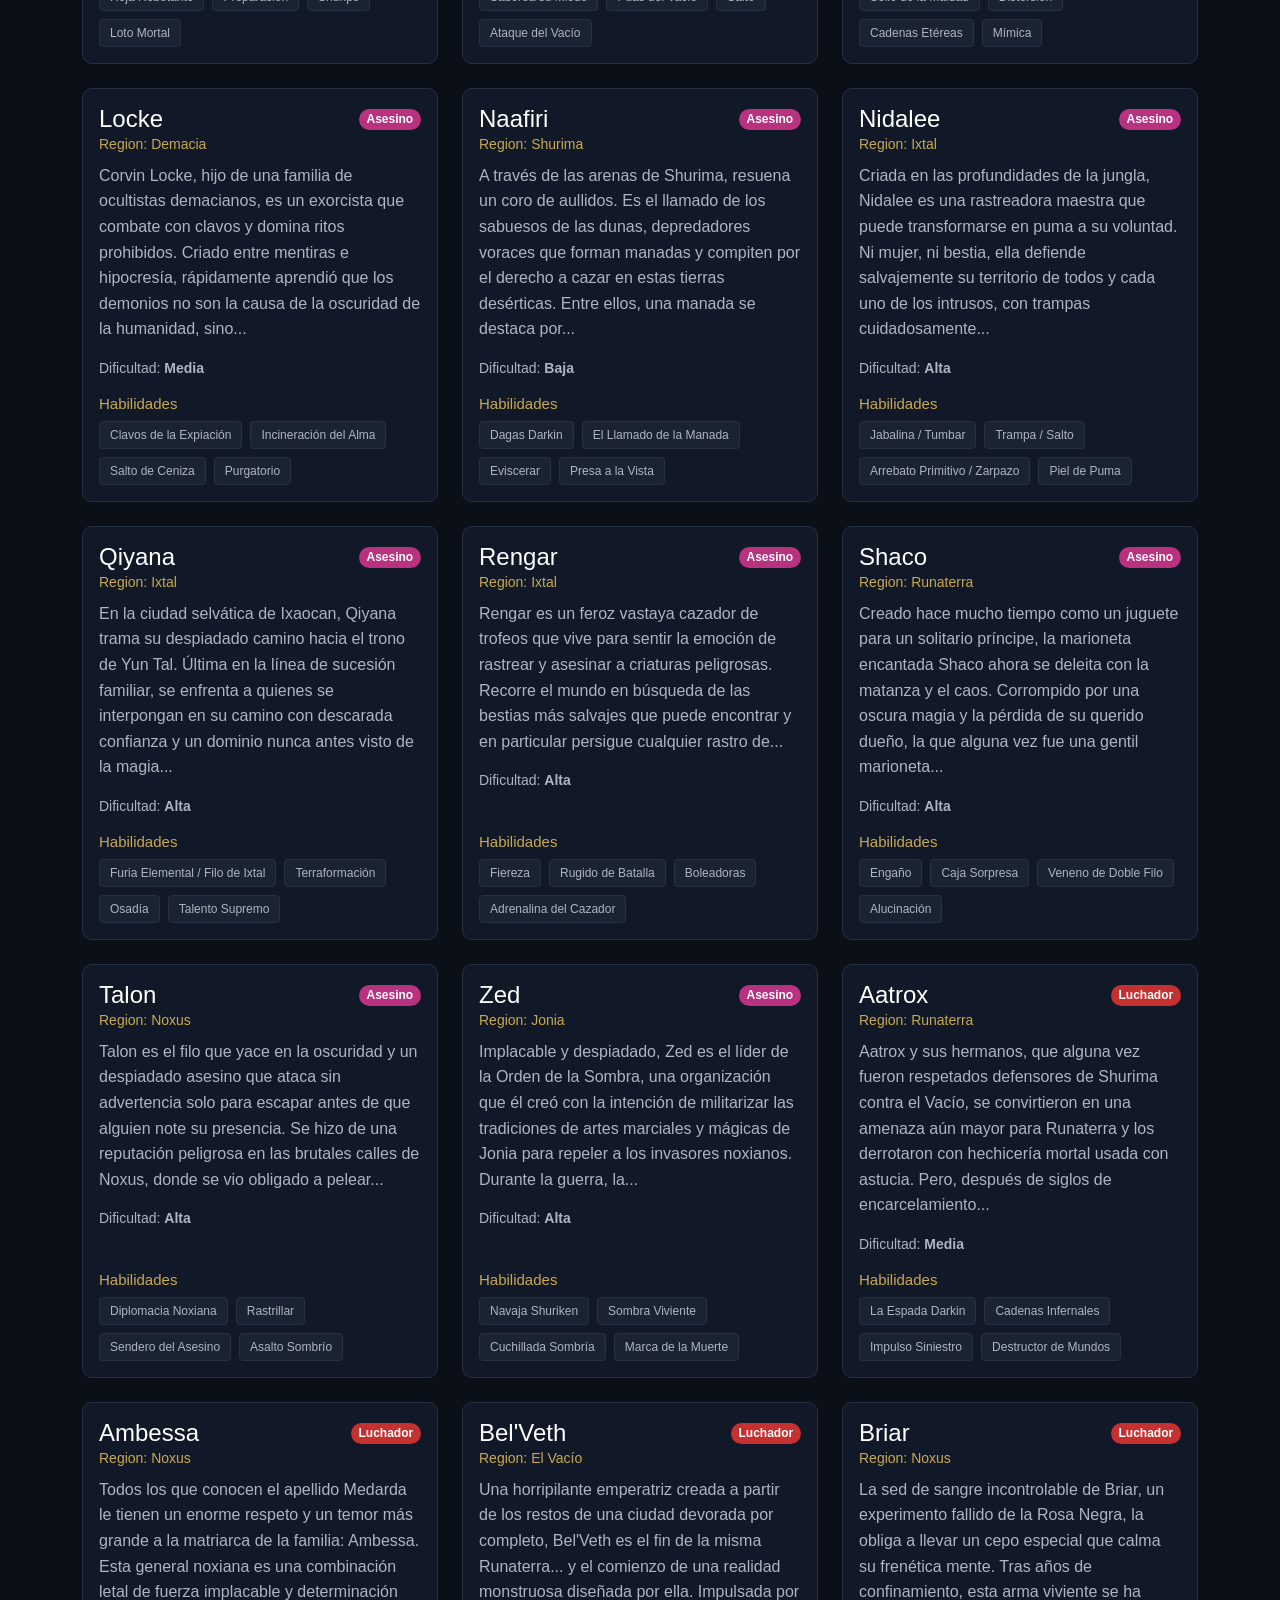
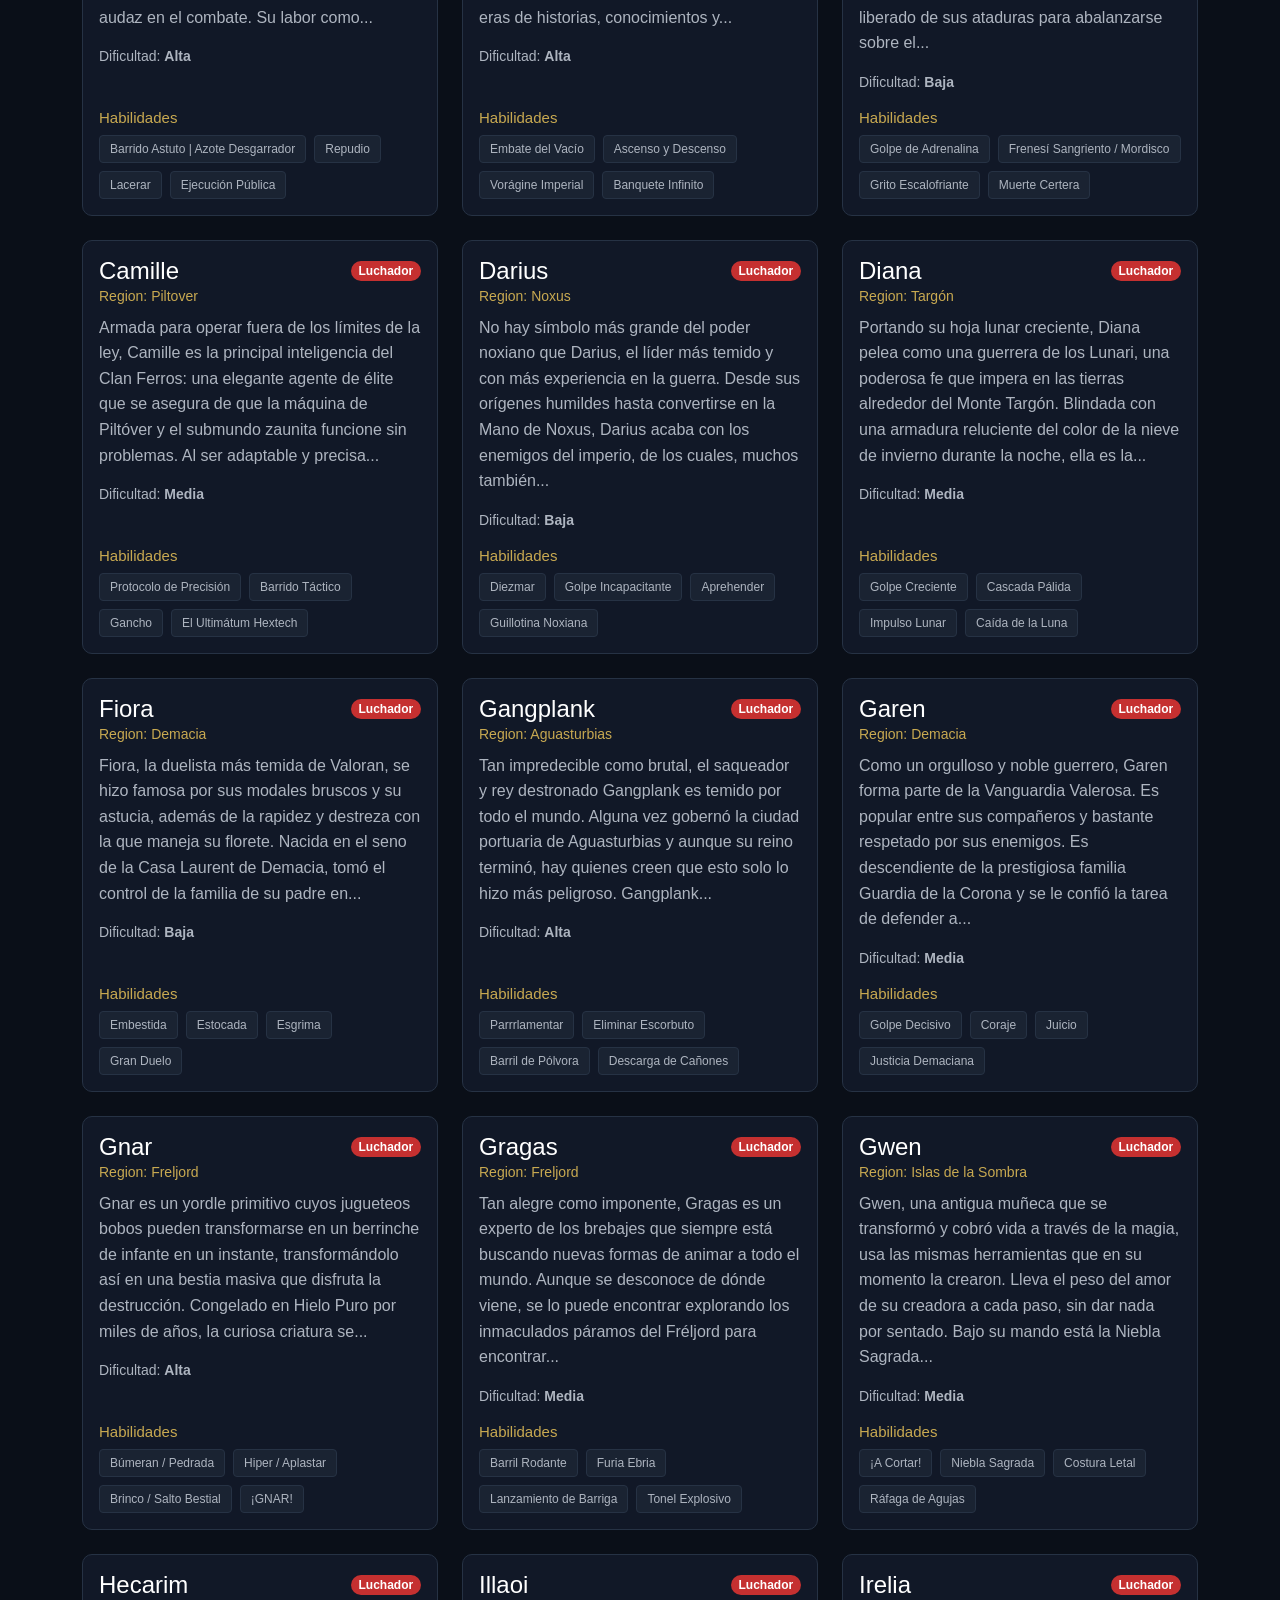
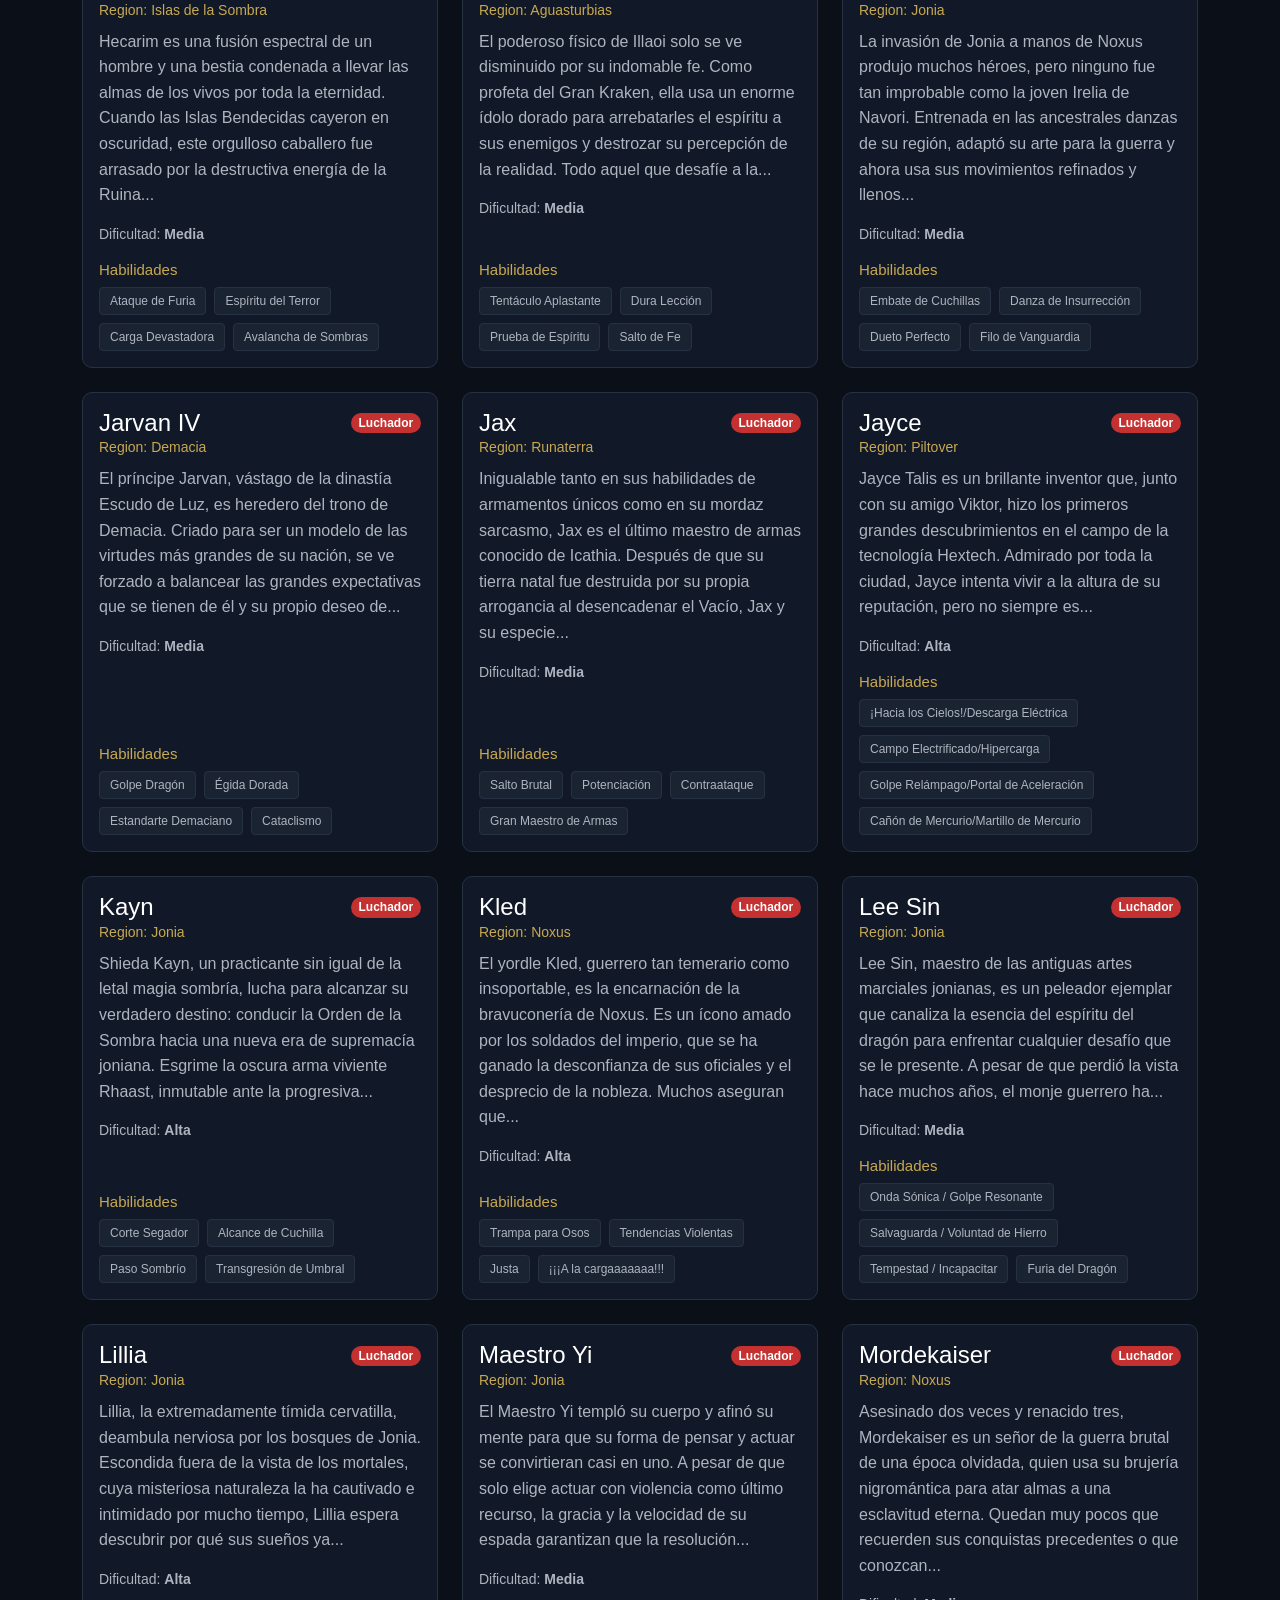
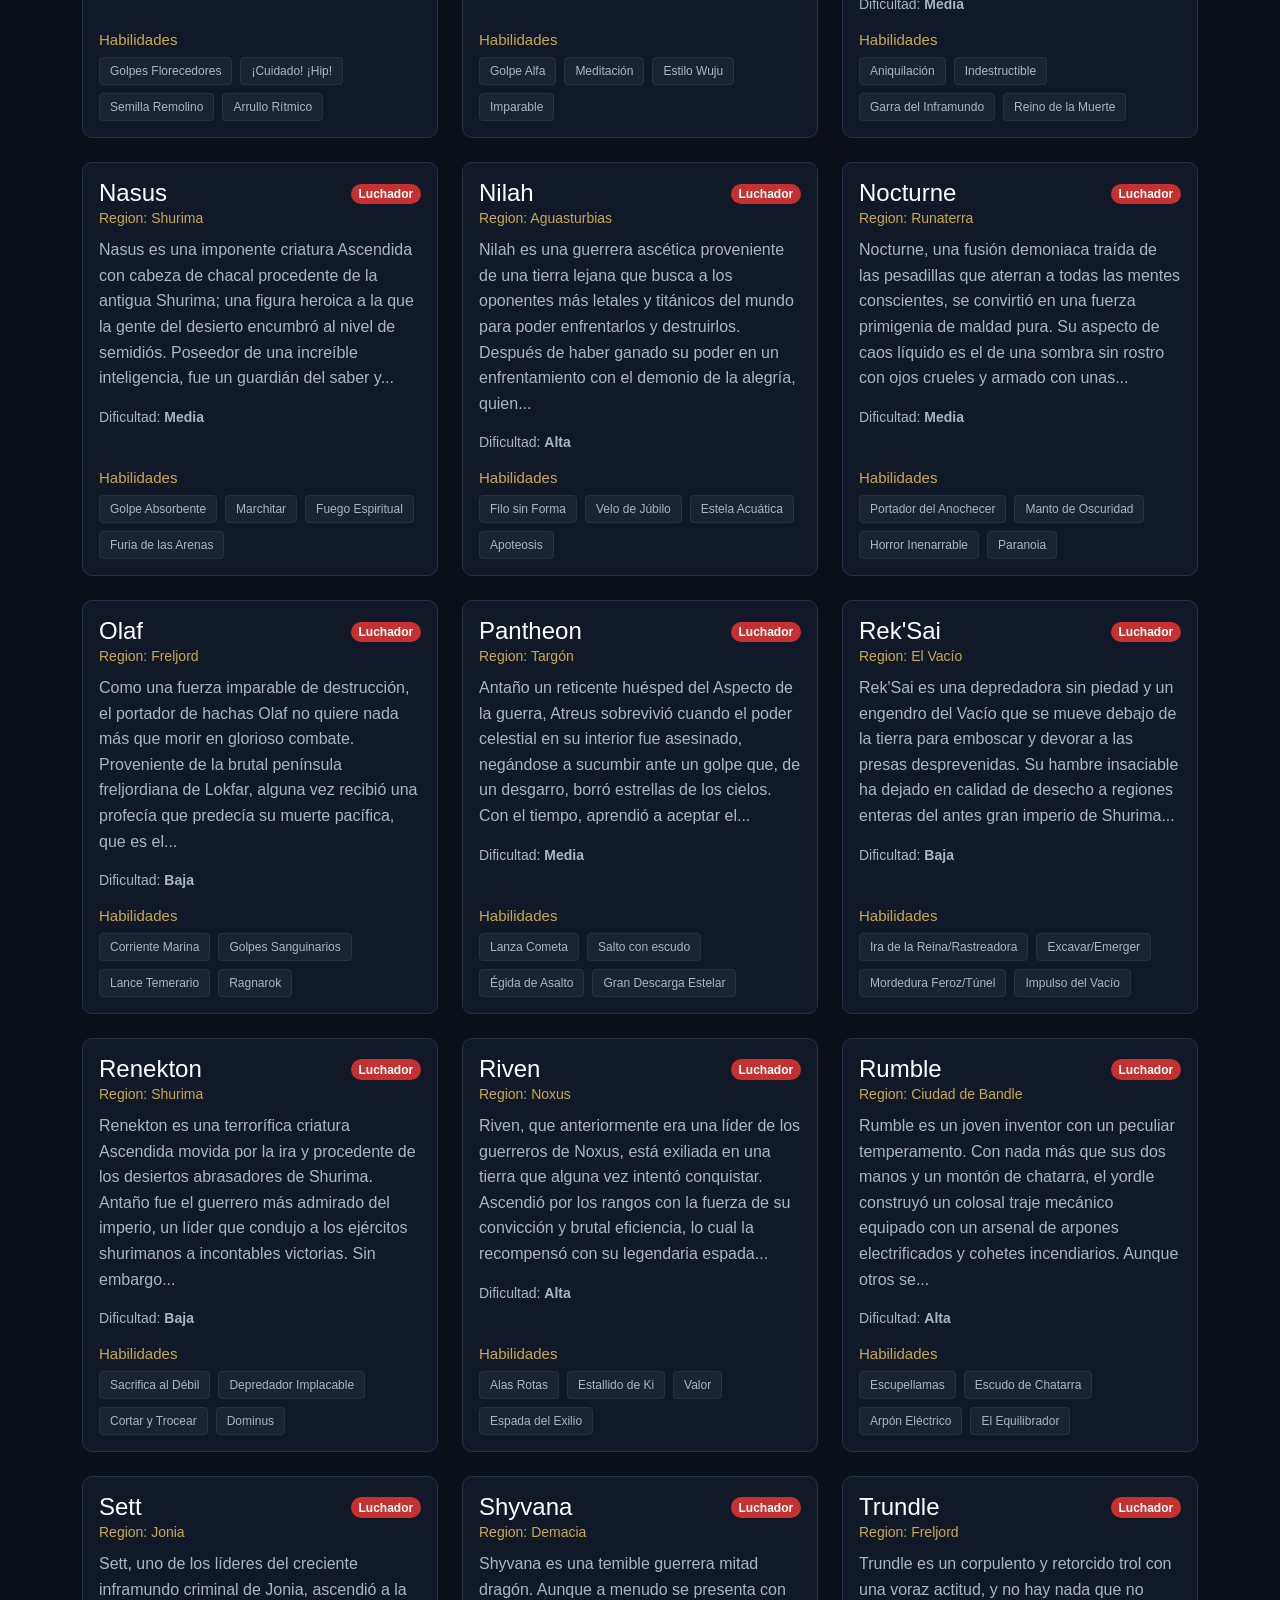
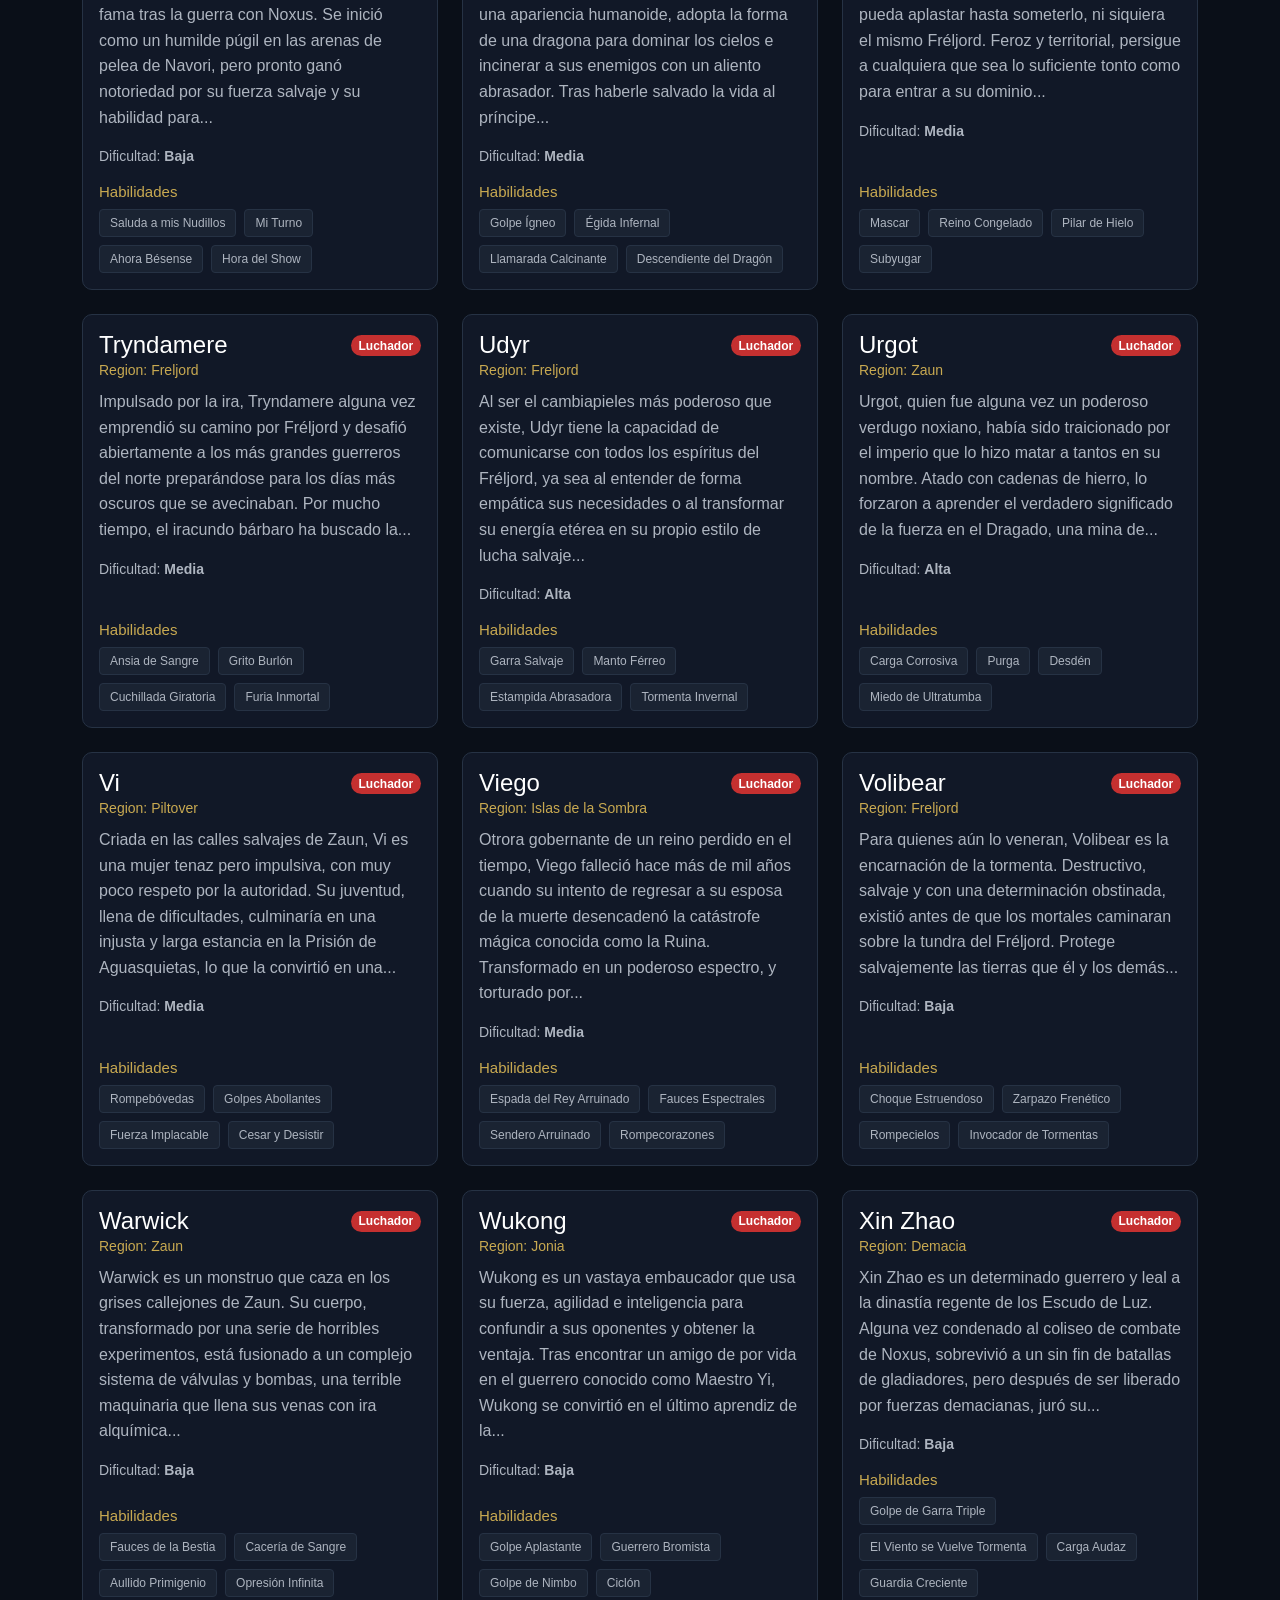
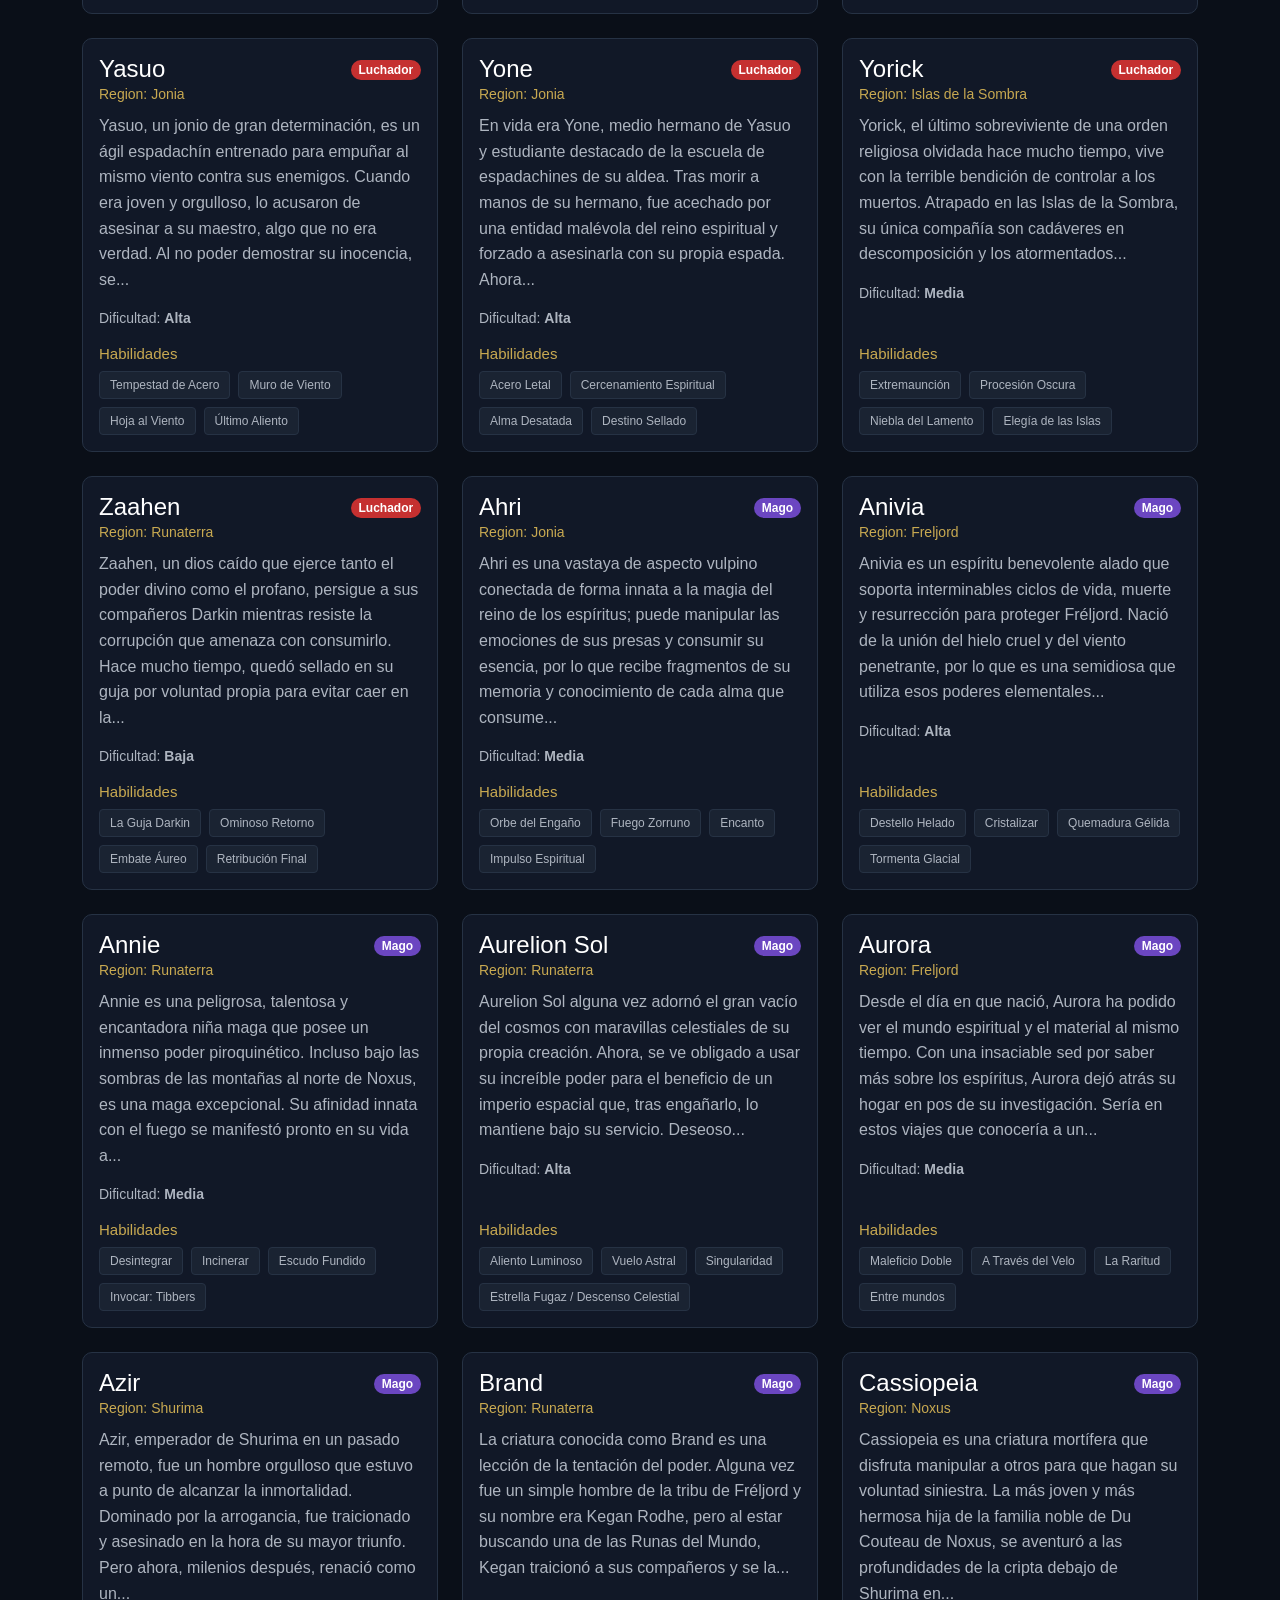
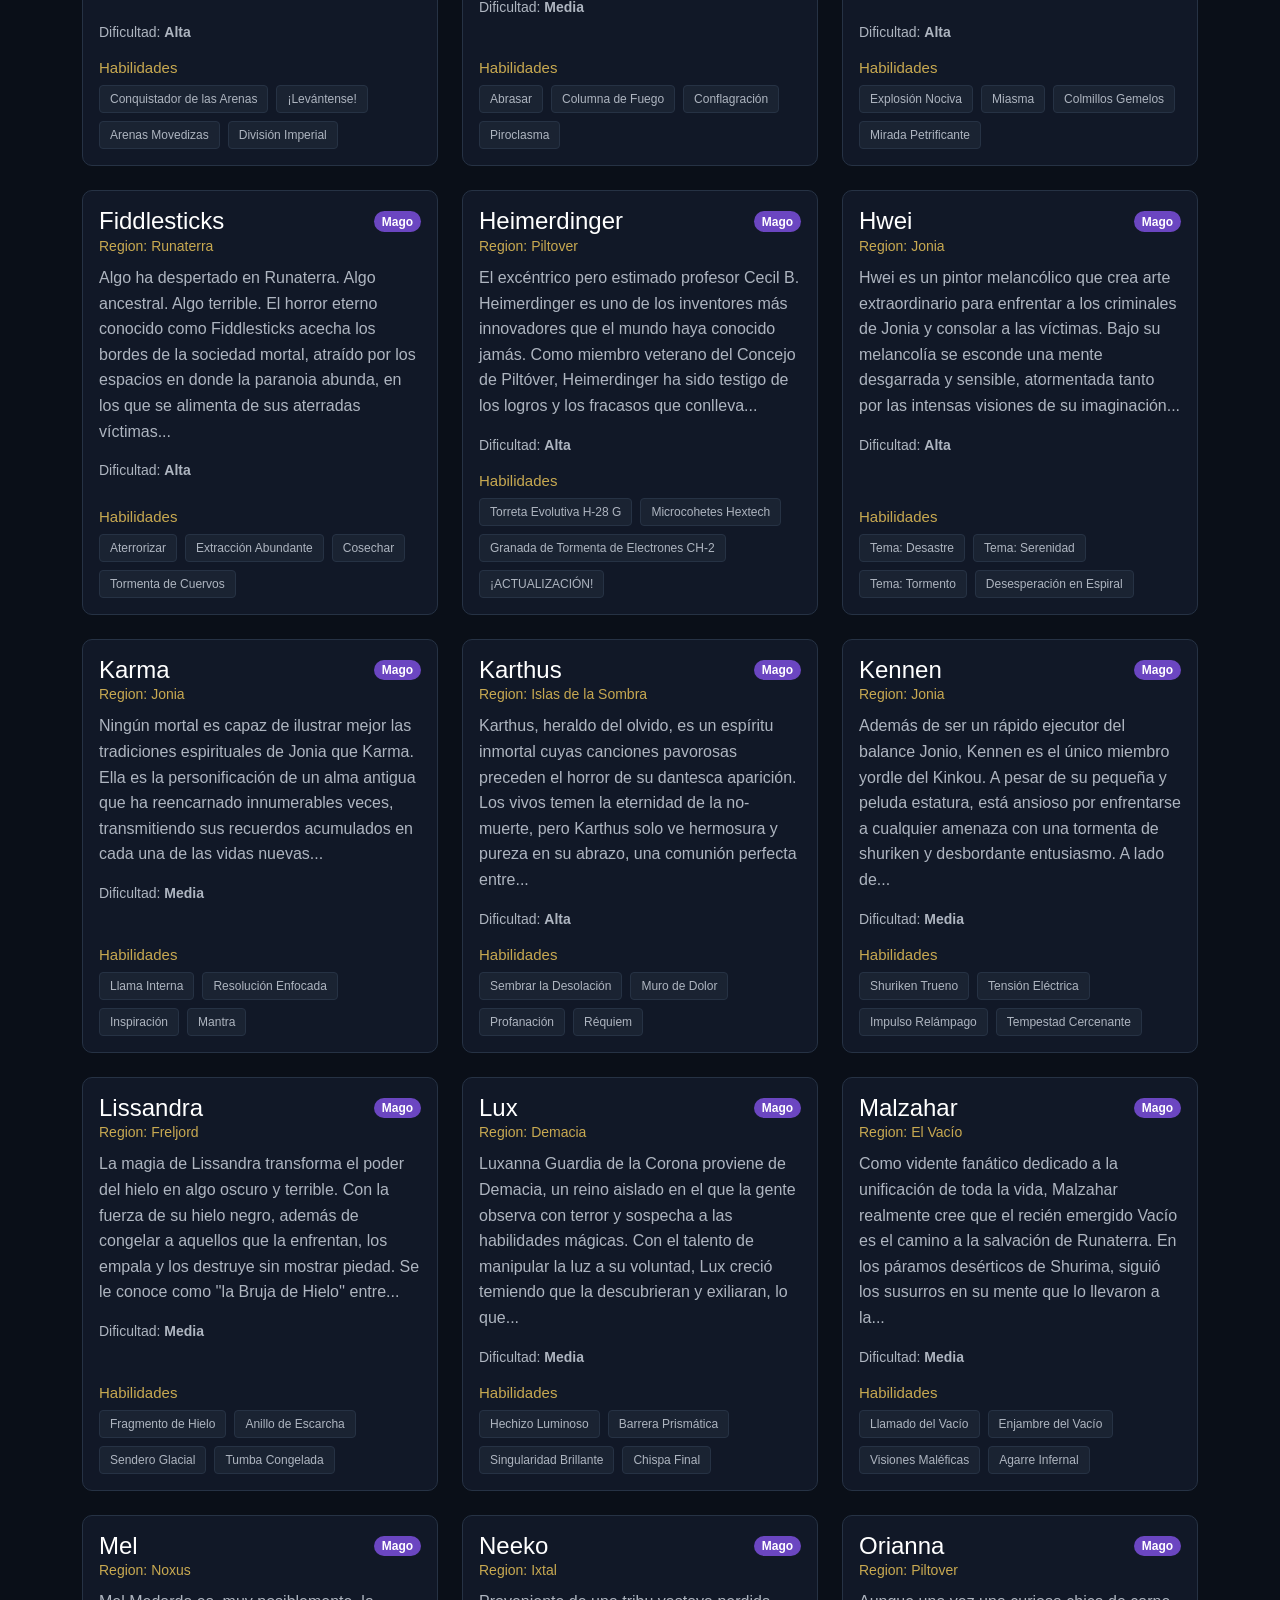
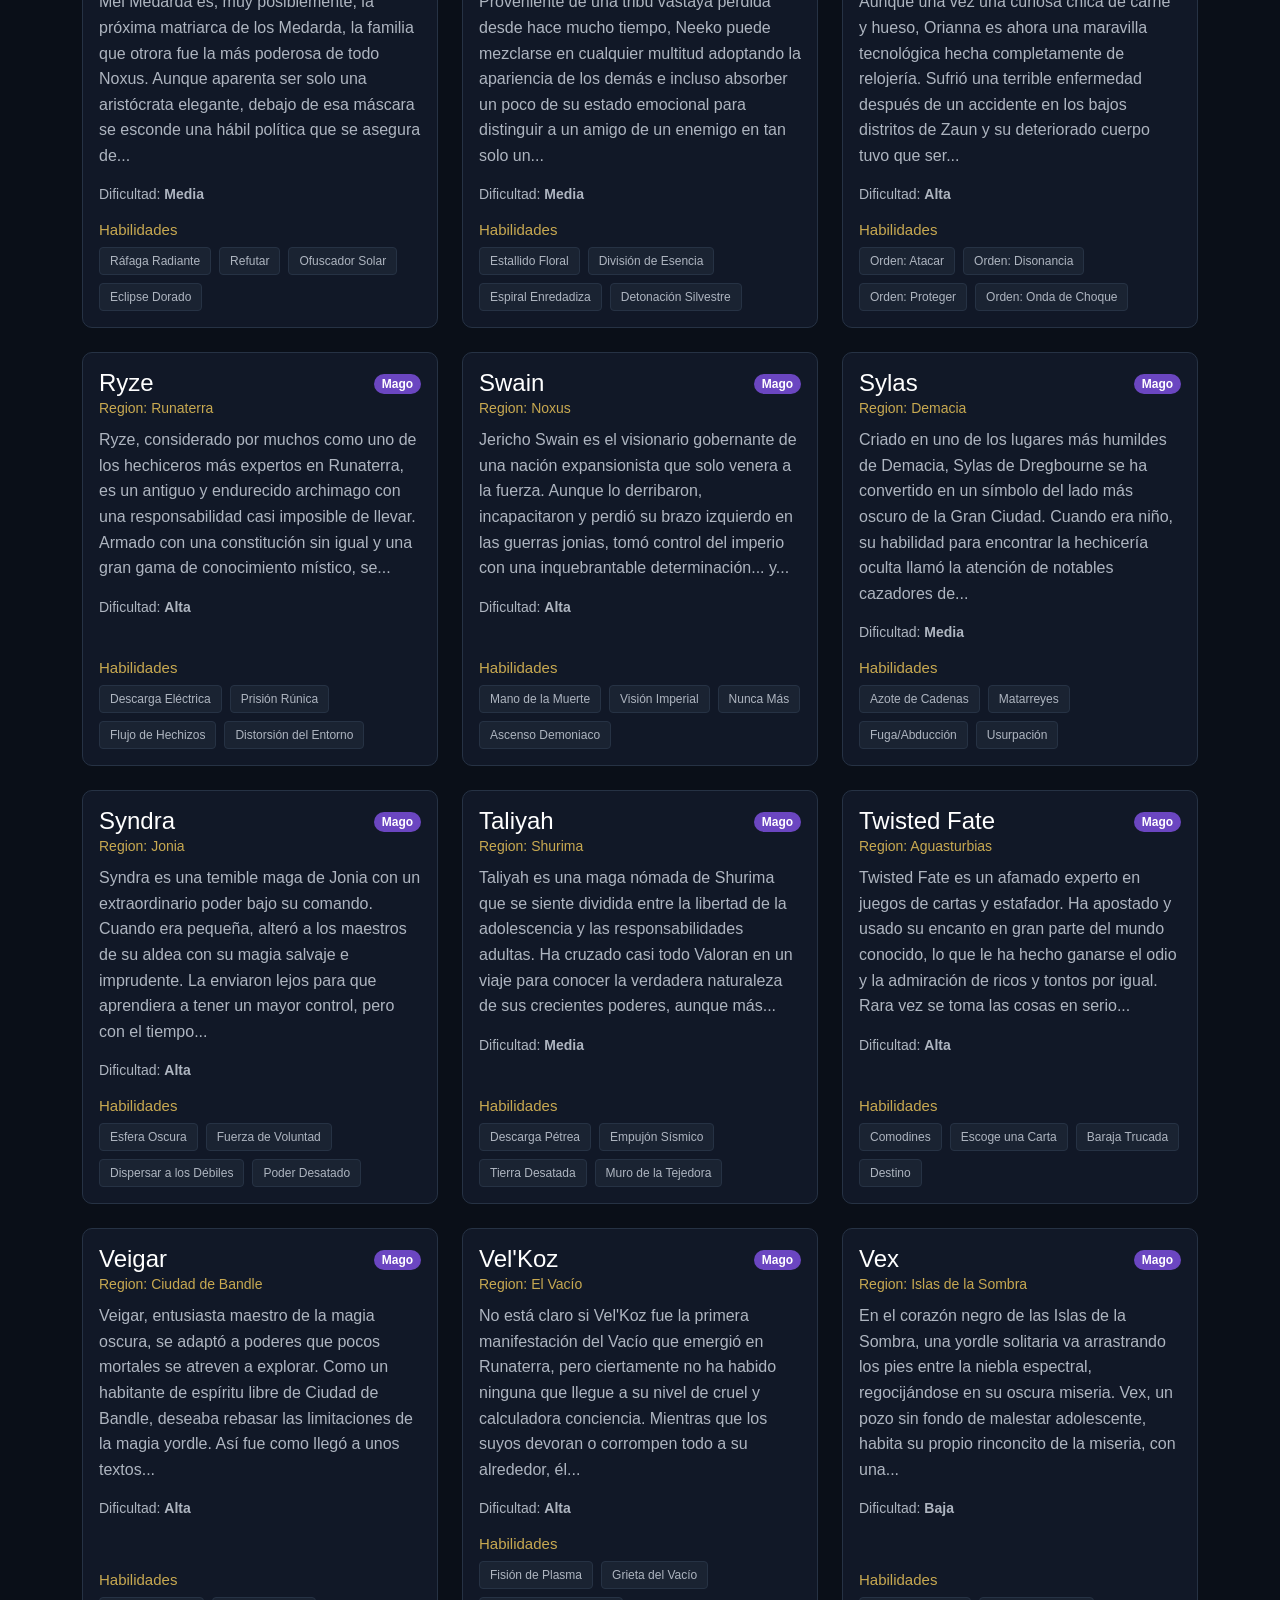
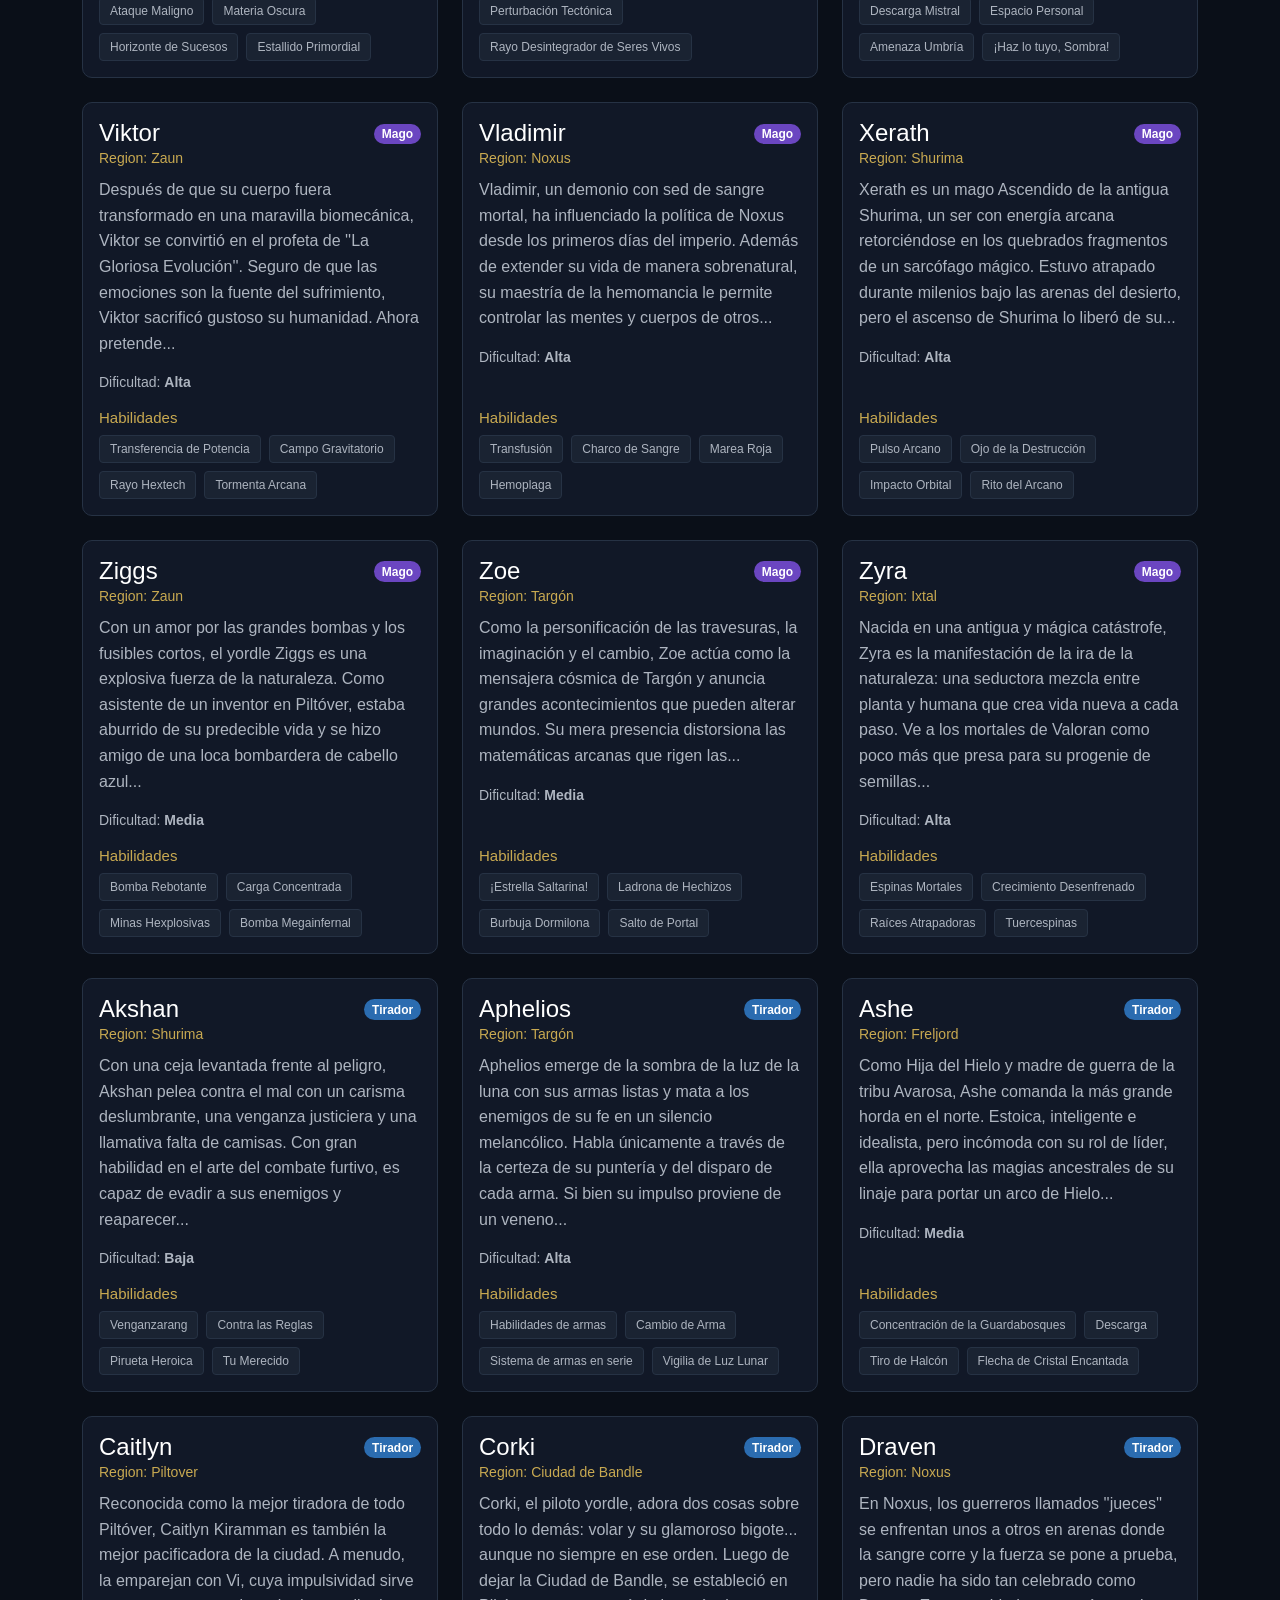
<file: campeones.html>
<!DOCTYPE html>
<html lang="es">
<head>
    <meta charset="UTF-8">
    <meta name="viewport" content="width=device-width, initial-scale=1.0">
    <title>Campeones - LoL</title>
    <link href="https://cdn.jsdelivr.net/npm/bootstrap@5.3.3/dist/css/bootstrap.min.css" rel="stylesheet">
    <link rel="stylesheet" href="pia.css">
</head>

<body class="d-flex flex-column min-vh-100">
    <header>
        <nav class="navbar navbar-expand-lg navbar-dark">
            <div class="container">
                <a class="navbar-brand logo" href="index.html">LOL</a>
                <button class="navbar-toggler" type="button" data-bs-toggle="collapse" data-bs-target="#menuPrincipal" aria-controls="menuPrincipal" aria-expanded="false" aria-label="Mostrar navegación">
                    <span class="navbar-toggler-icon"></span>
                </button>
                <div class="collapse navbar-collapse" id="menuPrincipal">
                    <ul class="navbar-nav ms-auto gap-lg-3">
                        <li class="nav-item"><a class="nav-link" href="index.html">Inicio</a></li>
                        <li class="nav-item"><a class="nav-link active" aria-current="page" href="campeones.html">Campeones</a></li>
                        <li class="nav-item"><a class="nav-link" href="builds.html">Builds</a></li>
                        <li class="nav-item"><a class="nav-link" href="jugadores.html">Jugadores</a></li>
                        <li class="nav-item"><a class="nav-link" href="login.html">Panel</a></li>
                    </ul>
                </div>
            </div>
        </nav>
    </header>

    <main class="flex-grow-1">
        <section class="container pagina-titulo py-5 text-center">
            <h1 class="display-3 fw-bold">Campeones</h1>
            <p class="lead">Consulta la informacion de los diferentes campeones de League of Legends</p>
        </section>

        <section class="container filtros pb-4" aria-label="Filtrar campeones por rol">
            <div class="d-flex flex-wrap justify-content-center gap-2">
                <button class="btn btn-filter activo" data-filtro="todos">Todos</button>
                <button class="btn btn-filter" data-filtro="asesino">Asesinos</button>
                <button class="btn btn-filter" data-filtro="luchador">Luchadores</button>
                <button class="btn btn-filter" data-filtro="mago">Magos</button>
                <button class="btn btn-filter" data-filtro="tirador">Tiradores</button>
                <button class="btn btn-filter" data-filtro="soporte">Soportes</button>
                <button class="btn btn-filter" data-filtro="tanque">Tanques</button>
            </div>
        </section>

        <section class="container listado pb-5">
            <div class="row g-4" id="grid-campeones"></div>
        </section>
    </main>

    <footer class="mt-auto">
        <p>Programacion Web Tercera OP</p>
    </footer>

    <script src="https://cdn.jsdelivr.net/npm/bootstrap@5.3.3/dist/js/bootstrap.bundle.min.js"></script>
    <script src="js/datos.js"></script>
    <script src="js/util.js"></script>
    <script src="js/campeones.js"></script>
</body>
</html>
</file>
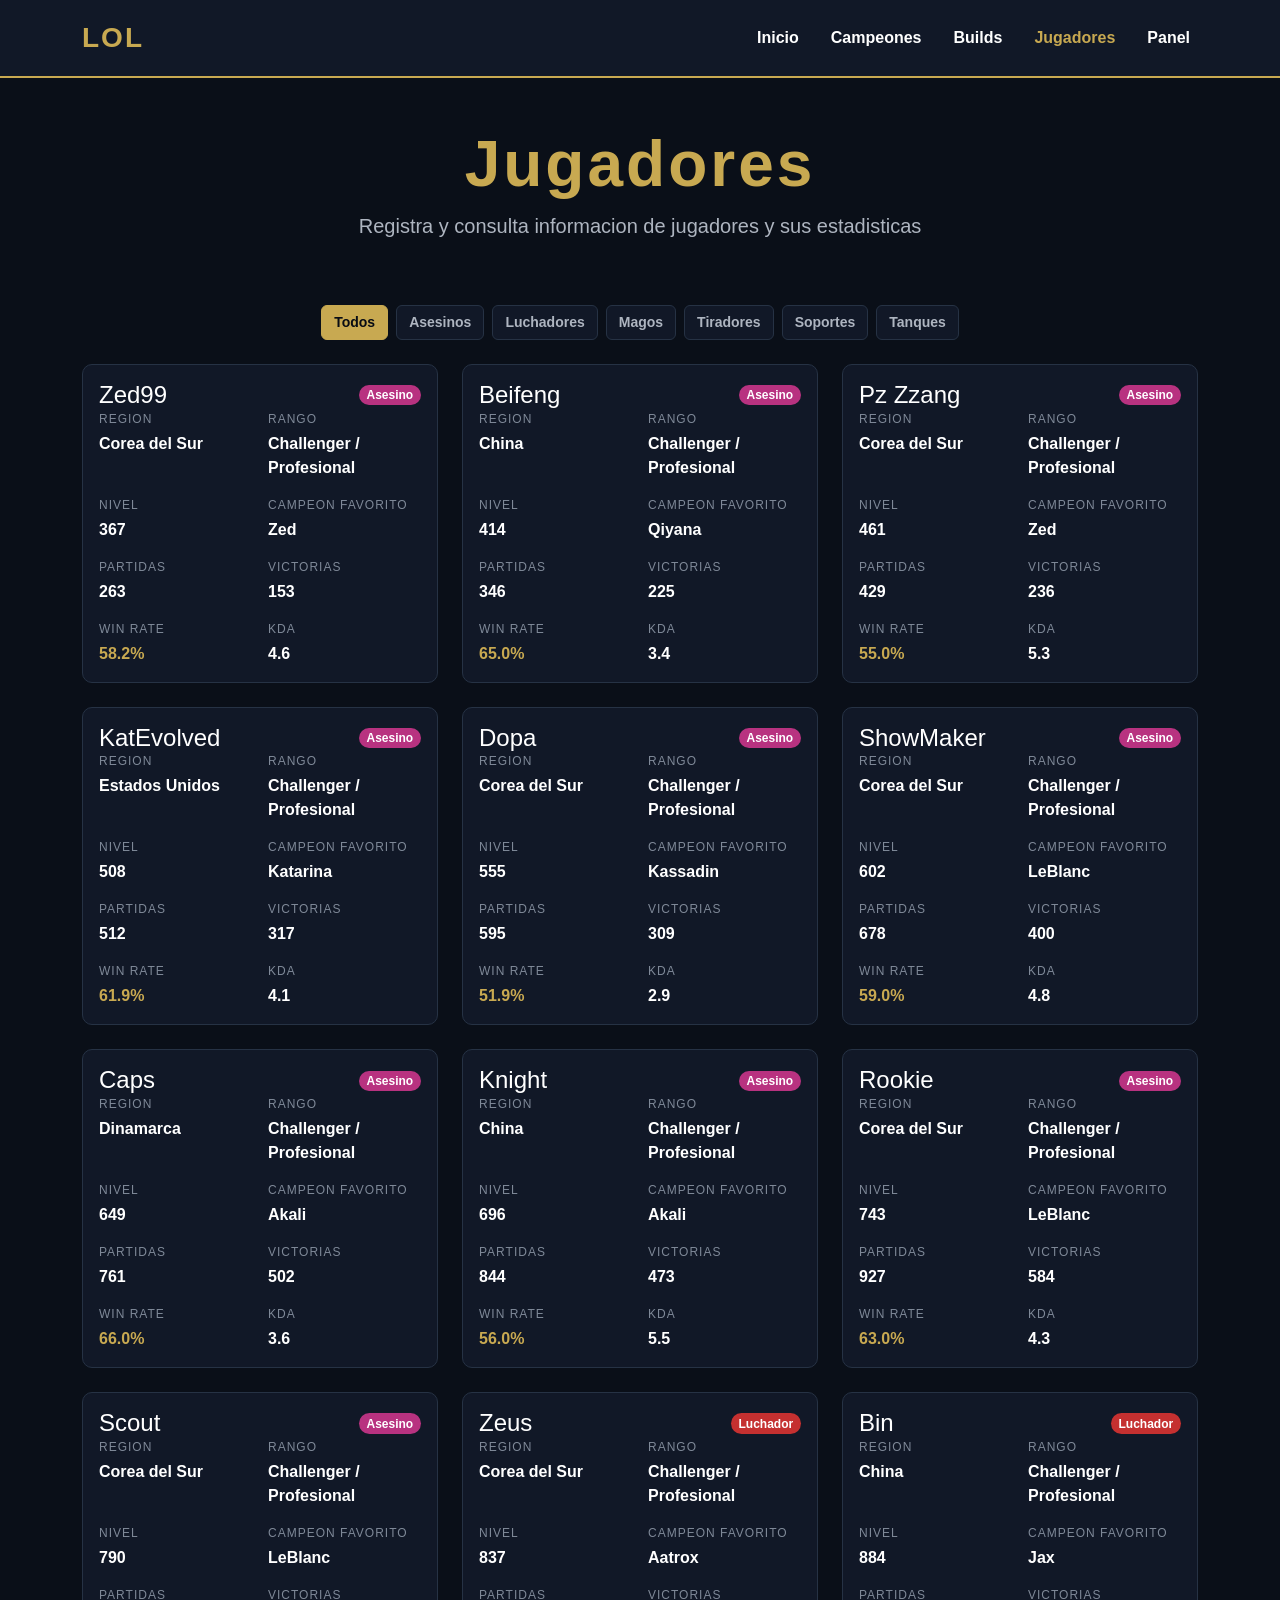
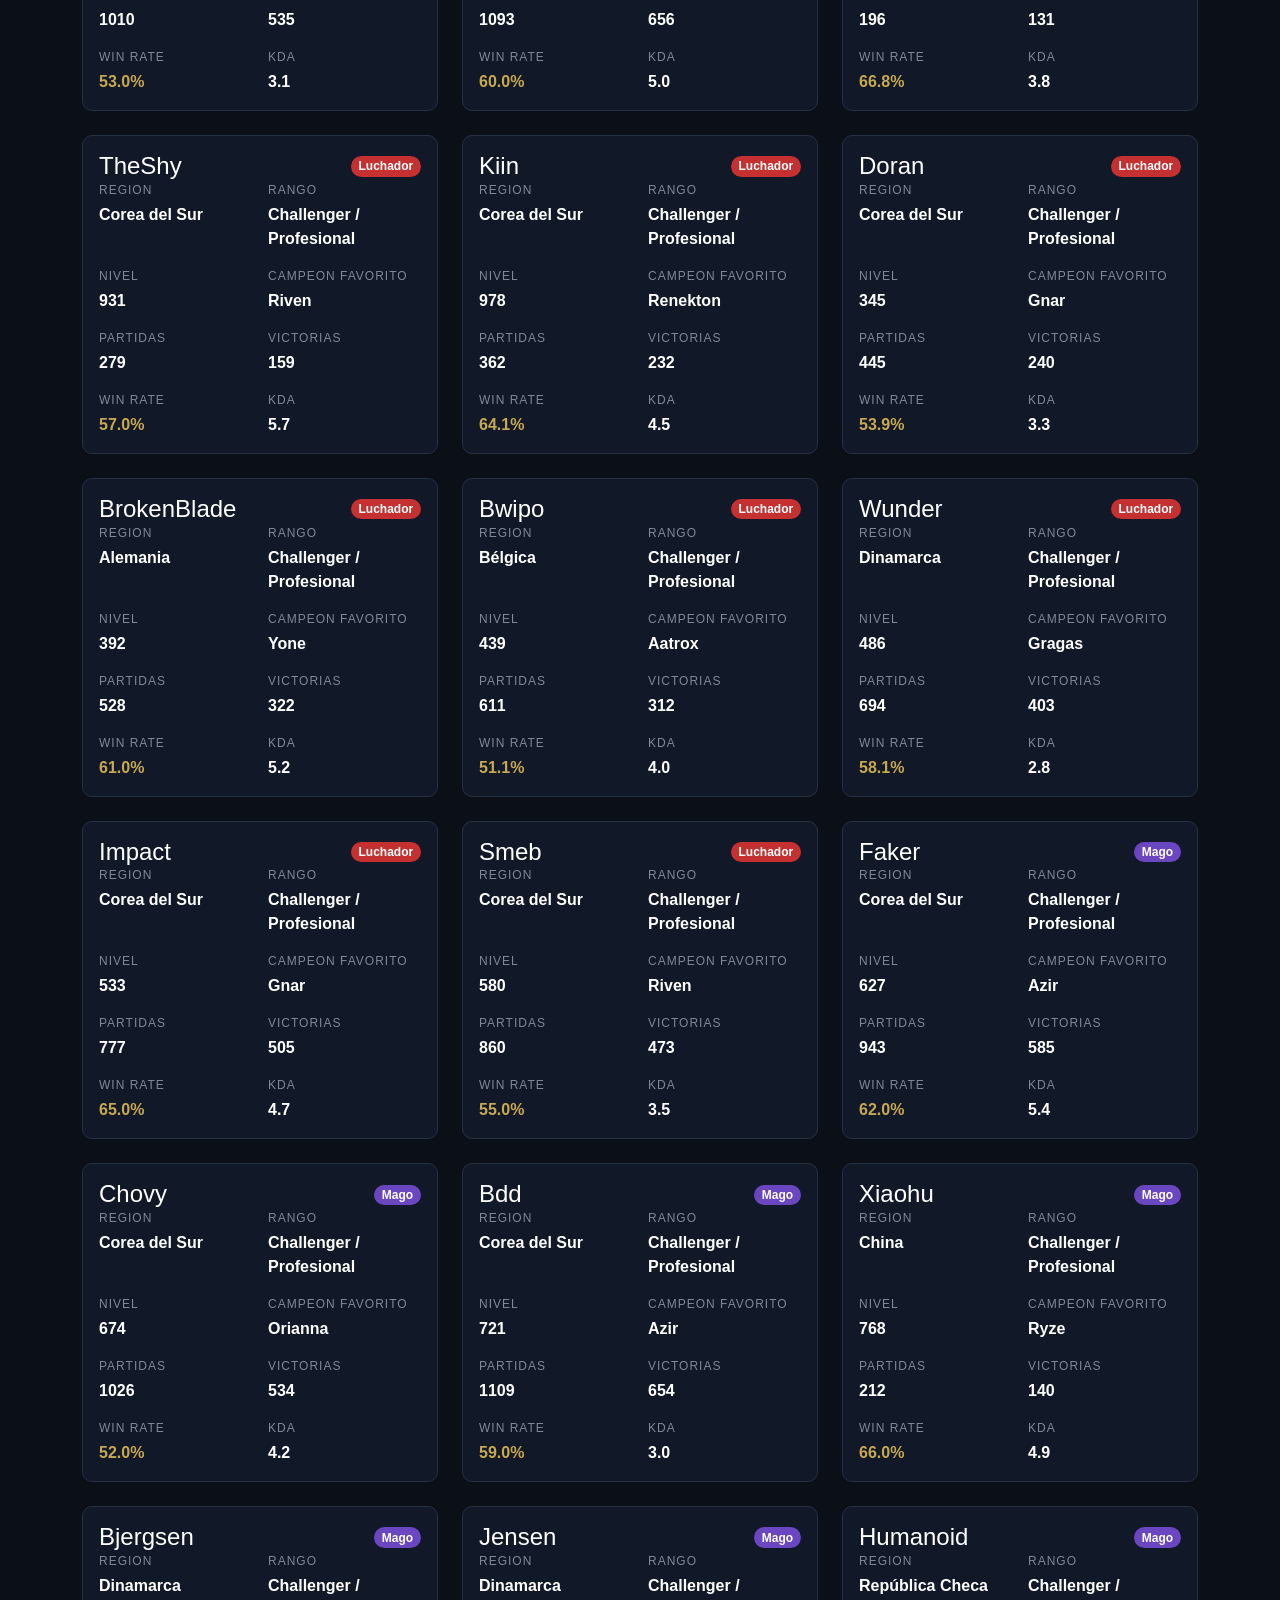
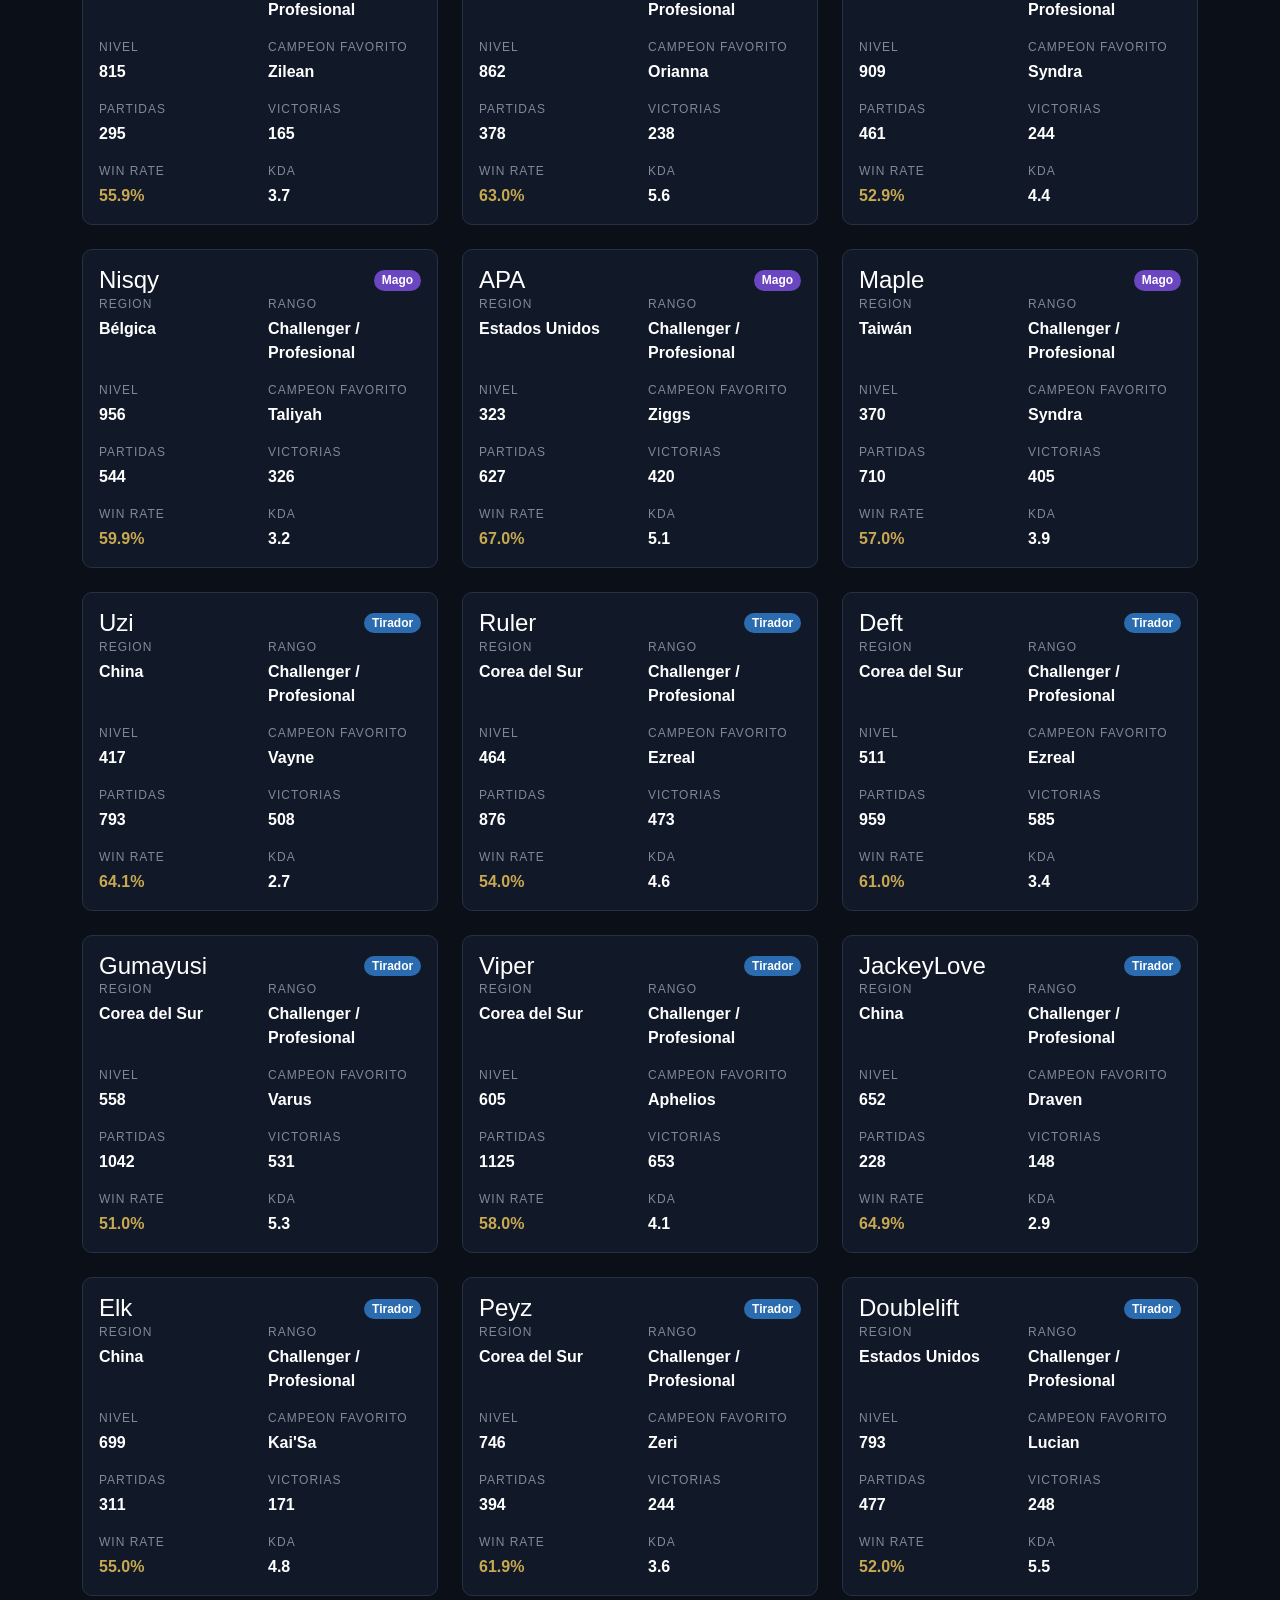
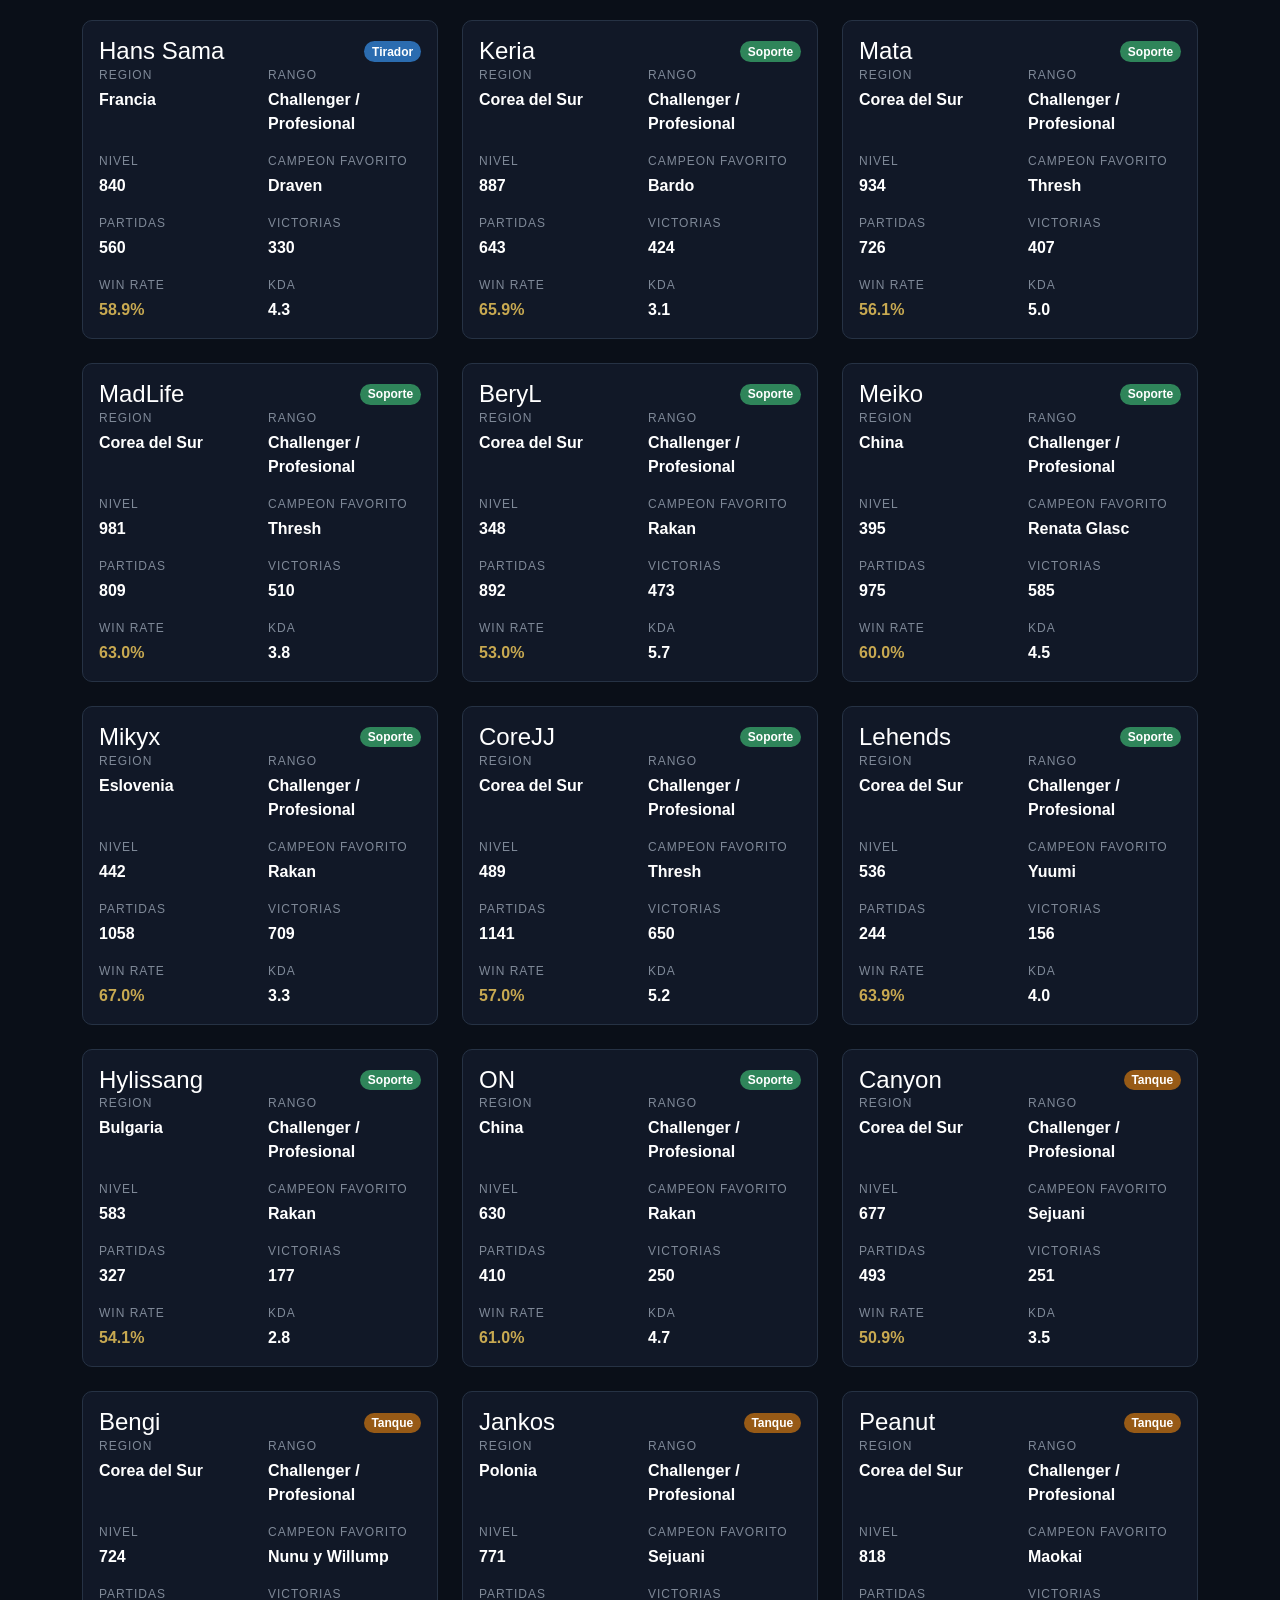
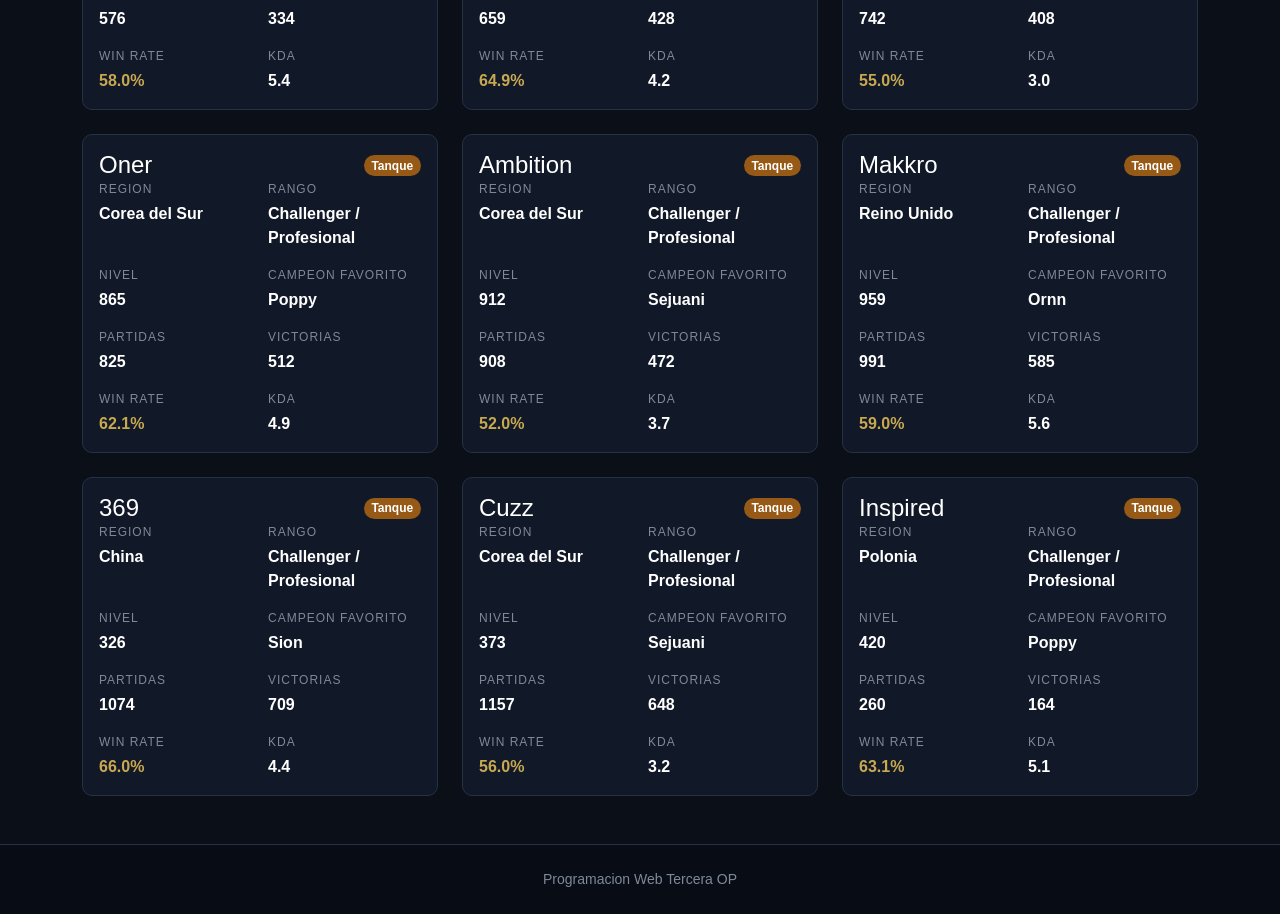
<file: jugadores.html>
<!DOCTYPE html>
<html lang="es">
<head>
    <meta charset="UTF-8">
    <meta name="viewport" content="width=device-width, initial-scale=1.0">
    <title>Jugadores - LoL</title>
    <link href="https://cdn.jsdelivr.net/npm/bootstrap@5.3.3/dist/css/bootstrap.min.css" rel="stylesheet">
    <link rel="stylesheet" href="pia.css">
</head>

<body class="d-flex flex-column min-vh-100">
    <header>
        <nav class="navbar navbar-expand-lg navbar-dark">
            <div class="container">
                <a class="navbar-brand logo" href="index.html">LOL</a>
                <button class="navbar-toggler" type="button" data-bs-toggle="collapse" data-bs-target="#menuPrincipal" aria-controls="menuPrincipal" aria-expanded="false" aria-label="Mostrar navegación">
                    <span class="navbar-toggler-icon"></span>
                </button>
                <div class="collapse navbar-collapse" id="menuPrincipal">
                    <ul class="navbar-nav ms-auto gap-lg-3">
                        <li class="nav-item"><a class="nav-link" href="index.html">Inicio</a></li>
                        <li class="nav-item"><a class="nav-link" href="campeones.html">Campeones</a></li>
                        <li class="nav-item"><a class="nav-link" href="builds.html">Builds</a></li>
                        <li class="nav-item"><a class="nav-link active" aria-current="page" href="jugadores.html">Jugadores</a></li>
                        <li class="nav-item"><a class="nav-link" href="login.html">Panel</a></li>
                    </ul>
                </div>
            </div>
        </nav>
    </header>

    <main class="flex-grow-1">
        <section class="container pagina-titulo py-5 text-center">
            <h1 class="display-3 fw-bold">Jugadores</h1>
            <p class="lead">Registra y consulta informacion de jugadores y sus estadisticas</p>
        </section>

        <section class="container filtros pb-4" aria-label="Filtrar jugadores por rol">
            <div class="d-flex flex-wrap justify-content-center gap-2">
                <button class="btn btn-filter activo" data-filtro="todos">Todos</button>
                <button class="btn btn-filter" data-filtro="asesino">Asesinos</button>
                <button class="btn btn-filter" data-filtro="luchador">Luchadores</button>
                <button class="btn btn-filter" data-filtro="mago">Magos</button>
                <button class="btn btn-filter" data-filtro="tirador">Tiradores</button>
                <button class="btn btn-filter" data-filtro="soporte">Soportes</button>
                <button class="btn btn-filter" data-filtro="tanque">Tanques</button>
            </div>
        </section>

        <section class="container listado pb-5">
            <div class="row g-4" id="grid-jugadores"></div>
        </section>
    </main>

    <footer class="mt-auto">
        <p>Programacion Web Tercera OP</p>
    </footer>

    <script src="https://cdn.jsdelivr.net/npm/bootstrap@5.3.3/dist/js/bootstrap.bundle.min.js"></script>
    <script src="js/datos.js"></script>
    <script src="js/util.js"></script>
    <script src="js/jugadores.js"></script>
</body>
</html>
</file>
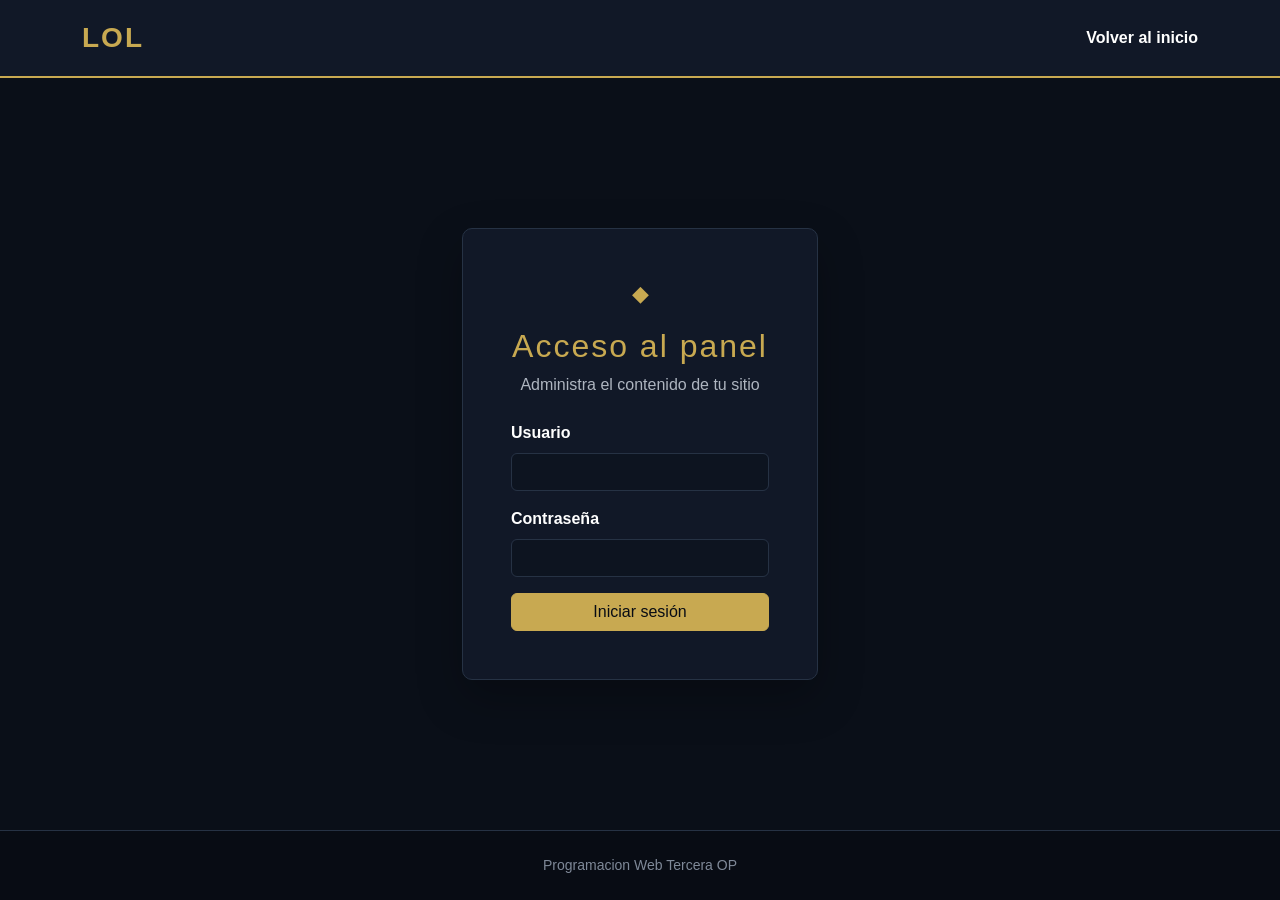
<file: login.html>
<!DOCTYPE html>
<html lang="es">
<head>
    <meta charset="UTF-8">
    <meta name="viewport" content="width=device-width, initial-scale=1.0">
    <title>Acceso al panel - LoL</title>
    <link href="https://cdn.jsdelivr.net/npm/bootstrap@5.3.3/dist/css/bootstrap.min.css" rel="stylesheet">
    <link rel="stylesheet" href="pia.css">
</head>

<body class="d-flex flex-column min-vh-100">
    <header>
        <nav class="navbar navbar-expand-lg navbar-dark">
            <div class="container">
                <a class="navbar-brand logo" href="index.html">LOL</a>
                <a class="nav-link" href="index.html">Volver al inicio</a>
            </div>
        </nav>
    </header>

    <main class="flex-grow-1 d-flex align-items-center py-5">
        <section class="container">
            <div class="row justify-content-center">
                <div class="col-12 col-sm-10 col-md-7 col-lg-5 col-xl-4">
                    <div class="card carta login-card">
                        <div class="card-body p-4 p-sm-5">
                            <div class="text-center mb-4">
                                <span class="login-icon" aria-hidden="true">◆</span>
                                <h1 class="h2 section-title mt-3 mb-2">Acceso al panel</h1>
                                <p class="text-secondary mb-0">Administra el contenido de tu sitio</p>
                            </div>

                            <form id="form-login" novalidate>
                                <div class="mb-3">
                                    <label class="form-label" for="usuario">Usuario</label>
                                    <input class="form-control" type="text" id="usuario" name="usuario" autocomplete="username" required>
                                </div>
                                <div class="mb-3">
                                    <label class="form-label" for="password">Contraseña</label>
                                    <input class="form-control" type="password" id="password" name="password" autocomplete="current-password" required>
                                </div>

                                <div id="login-error" class="alert alert-danger d-none" role="alert"></div>
                                <button class="btn btn-primary w-100" type="submit">Iniciar sesión</button>
                            </form>

                        </div>
                    </div>
                </div>
            </div>
        </section>
    </main>

    <footer class="mt-auto">
        <p>Programacion Web Tercera OP</p>
    </footer>

    <script src="js/datos.js"></script>
    <script src="js/auth.js"></script>
    <script src="js/login.js"></script>
</body>
</html>
</file>
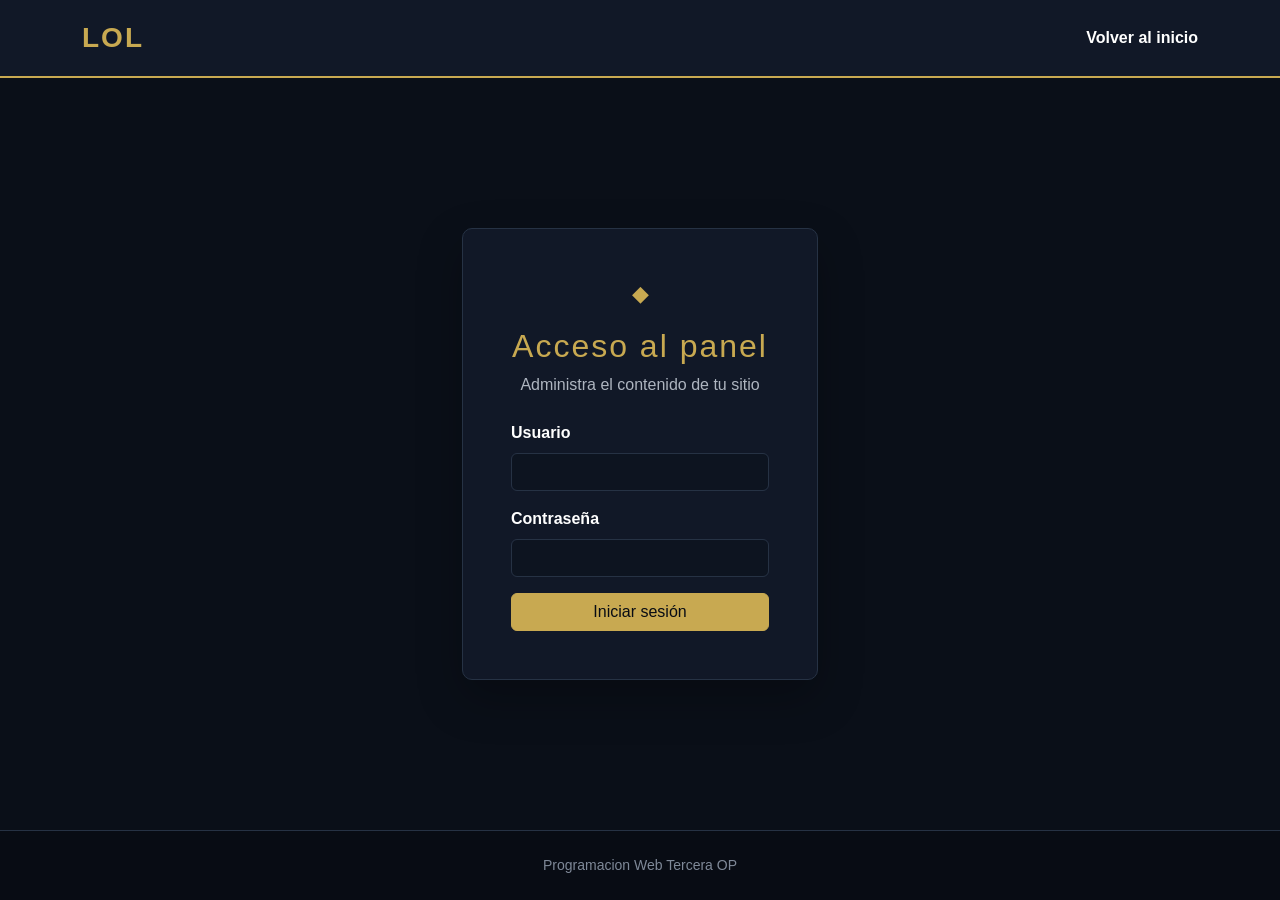
<file: panel.html>
<!DOCTYPE html>
<html lang="es">
<head>
    <meta charset="UTF-8">
    <meta name="viewport" content="width=device-width, initial-scale=1.0">
    <title>Panel de administración - LoL</title>
    <link href="https://cdn.jsdelivr.net/npm/bootstrap@5.3.3/dist/css/bootstrap.min.css" rel="stylesheet">
    <link rel="stylesheet" href="pia.css">
</head>

<body class="d-flex flex-column min-vh-100">
    <header>
        <nav class="navbar navbar-expand-lg navbar-dark">
            <div class="container">
                <a class="navbar-brand logo" href="index.html">LOL</a>
                <div class="d-flex align-items-center gap-3">
                    <span class="small text-light d-none d-sm-inline">Sesión: <strong id="usuario-activo">admin</strong></span>
                    <button class="btn btn-outline-primary btn-sm" id="btn-cerrar-sesion" type="button">Cerrar sesión</button>
                </div>
            </div>
        </nav>
    </header>

    <main class="flex-grow-1 py-4 py-md-5">
        <div class="container">
            <div class="panel-heading mb-4">
                <p class="eyebrow mb-2">Administración local</p>
                <h1 class="display-5 fw-bold mb-2">Panel de contenido</h1>
                <p class="text-secondary mb-0">Los cambios se guardan automáticamente en este navegador.</p>
            </div>

            <div class="row g-3 mb-4" aria-label="Resumen del contenido">
                <div class="col-12 col-md-4">
                    <div class="card carta summary-card h-100">
                        <div class="card-body">
                            <span class="stat-label">Campeones</span>
                            <strong class="summary-value" id="total-campeones">0</strong>
                        </div>
                    </div>
                </div>
                <div class="col-12 col-md-4">
                    <div class="card carta summary-card h-100">
                        <div class="card-body">
                            <span class="stat-label">Builds</span>
                            <strong class="summary-value" id="total-builds">0</strong>
                        </div>
                    </div>
                </div>
                <div class="col-12 col-md-4">
                    <div class="card carta summary-card h-100">
                        <div class="card-body">
                            <span class="stat-label">Jugadores</span>
                            <strong class="summary-value" id="total-jugadores">0</strong>
                        </div>
                    </div>
                </div>
            </div>

            <section class="card carta panel-card mb-4">
                <div class="card-body p-3 p-md-4">
                    <div class="d-flex flex-column flex-md-row justify-content-between align-items-md-center gap-3 mb-4">
                        <div>
                            <h2 class="h4 mb-1">Gestionar registros</h2>
                            <p class="text-secondary mb-0">Selecciona una categoría para ver lo que tienes.</p>
                        </div>
                        <div class="d-flex flex-column flex-sm-row gap-2">
                            <label class="visually-hidden" for="tipo-datos">Categoría</label>
                            <select class="form-select" id="tipo-datos">
                                <option value="campeones">Campeones</option>
                                <option value="builds">Builds</option>
                                <option value="jugadores">Jugadores</option>
                            </select>
                            <button class="btn btn-primary text-nowrap" id="btn-nuevo" type="button">Nuevo registro</button>
                        </div>
                    </div>

                    <div id="mensaje-panel" class="alert d-none" role="status"></div>

                    <form id="form-datos" class="row g-3 mb-4">
                        <input type="hidden" id="registro-id">

                        <div class="panel-fields" data-tipo="campeones">
                            <div class="row g-3">
                                <div class="col-12 col-md-6">
                                    <label class="form-label" for="campeon-nombre">Nombre</label>
                                    <input class="form-control" id="campeon-nombre" type="text" autocomplete="off">
                                </div>
                                <div class="col-12 col-md-3">
                                    <label class="form-label" for="campeon-rol">Rol</label>
                                    <select class="form-select" id="campeon-rol">
                                        <option value="Mago">Mago</option>
                                        <option value="Asesino">Asesino</option>
                                        <option value="Luchador">Luchador</option>
                                        <option value="Tirador">Tirador</option>
                                        <option value="Soporte">Soporte</option>
                                        <option value="Tanque">Tanque</option>
                                    </select>
                                </div>
                                <div class="col-12 col-md-3">
                                    <label class="form-label" for="campeon-dificultad">Dificultad</label>
                                    <select class="form-select" id="campeon-dificultad">
                                        <option value="Baja">Baja</option>
                                        <option value="Media" selected>Media</option>
                                        <option value="Alta">Alta</option>
                                    </select>
                                </div>
                                <div class="col-12 col-md-4">
                                    <label class="form-label" for="campeon-region">Región</label>
                                    <input class="form-control" id="campeon-region" type="text" autocomplete="off">
                                </div>
                                <div class="col-12 col-md-8">
                                    <label class="form-label" for="campeon-habilidades">Habilidades <span class="text-secondary">(separadas por comas)</span></label>
                                    <input class="form-control" id="campeon-habilidades" type="text" autocomplete="off">
                                </div>
                                <div class="col-12">
                                    <label class="form-label" for="campeon-descripcion">Descripción</label>
                                    <textarea class="form-control" id="campeon-descripcion" rows="2"></textarea>
                                </div>
                            </div>
                        </div>

                        <div class="panel-fields d-none" data-tipo="builds">
                            <div class="row g-3">
                                <div class="col-12 col-md-6">
                                    <label class="form-label" for="build-campeon">Campeón</label>
                                    <input class="form-control" id="build-campeon" type="text" autocomplete="off">
                                </div>
                                <div class="col-12 col-md-3">
                                    <label class="form-label" for="build-rol">Rol</label>
                                    <select class="form-select" id="build-rol">
                                        <option value="Mago">Mago</option>
                                        <option value="Asesino">Asesino</option>
                                        <option value="Luchador">Luchador</option>
                                        <option value="Tirador">Tirador</option>
                                        <option value="Soporte">Soporte</option>
                                        <option value="Tanque">Tanque</option>
                                    </select>
                                </div>
                                <div class="col-12 col-md-3">
                                    <label class="form-label" for="build-objetos">Objetos <span class="text-secondary">(comas)</span></label>
                                    <input class="form-control" id="build-objetos" type="text" autocomplete="off">
                                </div>
                                <div class="col-12">
                                    <label class="form-label" for="build-descripcion">Descripción</label>
                                    <textarea class="form-control" id="build-descripcion" rows="2"></textarea>
                                </div>
                                <div class="col-12 col-md-6">
                                    <label class="form-label" for="build-runas">Runas principales <span class="text-secondary">(comas)</span></label>
                                    <input class="form-control" id="build-runas" type="text" autocomplete="off">
                                </div>
                                <div class="col-12 col-md-6">
                                    <label class="form-label" for="build-runas-secundarias">Runas secundarias <span class="text-secondary">(comas)</span></label>
                                    <input class="form-control" id="build-runas-secundarias" type="text" autocomplete="off">
                                </div>
                            </div>
                        </div>

                        <div class="panel-fields d-none" data-tipo="jugadores">
                            <div class="row g-3">
                                <div class="col-12 col-md-6">
                                    <label class="form-label" for="jugador-nombre">Nombre</label>
                                    <input class="form-control" id="jugador-nombre" type="text" autocomplete="off">
                                </div>
                                <div class="col-12 col-md-3">
                                    <label class="form-label" for="jugador-rol">Rol</label>
                                    <select class="form-select" id="jugador-rol">
                                        <option value="Mago">Mago</option>
                                        <option value="Asesino">Asesino</option>
                                        <option value="Luchador">Luchador</option>
                                        <option value="Tirador">Tirador</option>
                                        <option value="Soporte">Soporte</option>
                                        <option value="Tanque">Tanque</option>
                                    </select>
                                </div>
                                <div class="col-12 col-md-3">
                                    <label class="form-label" for="jugador-region">Región</label>
                                    <input class="form-control" id="jugador-region" type="text" autocomplete="off">
                                </div>
                                <div class="col-12 col-md-4">
                                    <label class="form-label" for="jugador-rango">Rango</label>
                                    <input class="form-control" id="jugador-rango" type="text" autocomplete="off">
                                </div>
                                <div class="col-12 col-md-4">
                                    <label class="form-label" for="jugador-nivel">Nivel</label>
                                    <input class="form-control" id="jugador-nivel" type="number" min="1" value="1">
                                </div>
                                <div class="col-12 col-md-4">
                                    <label class="form-label" for="jugador-campeon">Campeón favorito</label>
                                    <input class="form-control" id="jugador-campeon" type="text" autocomplete="off">
                                </div>
                                <div class="col-12 col-md-4">
                                    <label class="form-label" for="jugador-partidas">Partidas</label>
                                    <input class="form-control" id="jugador-partidas" type="number" min="1" value="1">
                                </div>
                                <div class="col-12 col-md-4">
                                    <label class="form-label" for="jugador-victorias">Victorias</label>
                                    <input class="form-control" id="jugador-victorias" type="number" min="0" value="0">
                                </div>
                                <div class="col-12 col-md-4">
                                    <label class="form-label" for="jugador-kda">KDA</label>
                                    <input class="form-control" id="jugador-kda" type="text" autocomplete="off">
                                </div>
                            </div>
                        </div>

                        <div class="col-12 d-flex flex-column flex-sm-row justify-content-end gap-2 pt-2">
                            <button class="btn btn-outline-primary d-none" id="btn-cancelar" type="button">Cancelar edición</button>
                            <button class="btn btn-primary" type="submit">Guardar registro</button>
                        </div>
                    </form>

                    <div class="border-top pt-4">
                        <div class="d-flex justify-content-between align-items-center mb-3">
                            <h3 class="h5 mb-0" id="titulo-lista">Campeones guardados</h3>
                            <span class="badge rounded-pill badge-default" id="contador-lista">0 registros</span>
                        </div>
                        <div id="lista-registros" class="row g-3"></div>
                    </div>
                </div>
            </section>
        </div>
    </main>

    <footer class="mt-auto">
        <p>Programacion Web Tercera OP</p>
    </footer>

    <script src="js/datos.js"></script>
    <script src="js/util.js"></script>
    <script src="js/auth.js"></script>
    <script src="js/panel.js"></script>
</body>
</html>
</file>
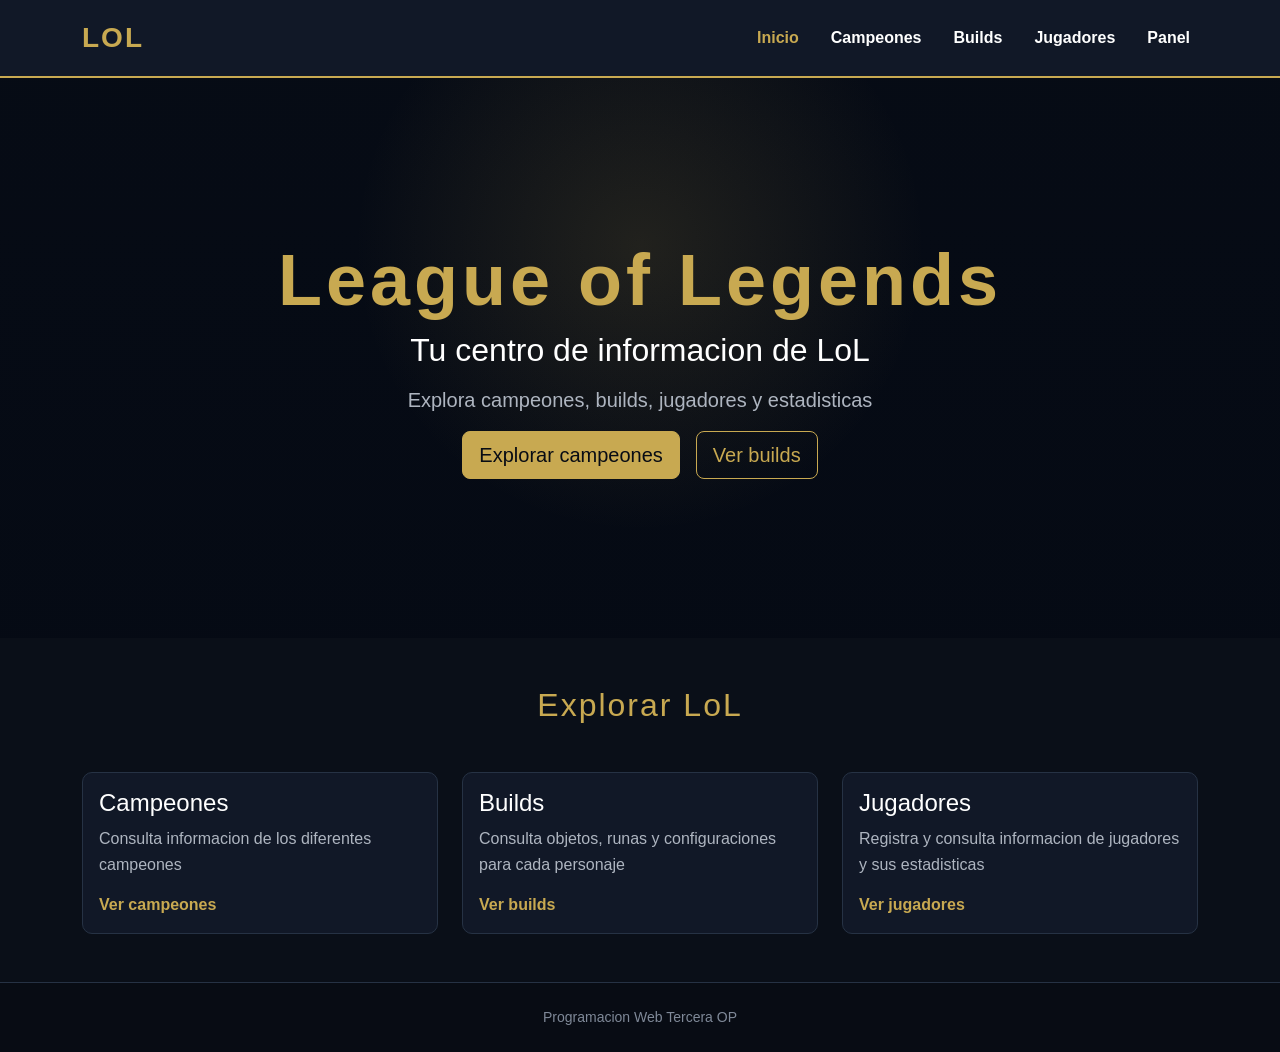
<file: pia.html>
<!DOCTYPE html>
<html lang="es">
<head>
    <meta charset="UTF-8">
    <meta name="viewport" content="width=device-width, initial-scale=1.0">
    <title>League of Legends</title>
    <link href="https://cdn.jsdelivr.net/npm/bootstrap@5.3.3/dist/css/bootstrap.min.css" rel="stylesheet">
    <link rel="stylesheet" href="pia.css">
</head>

<body class="d-flex flex-column min-vh-100">
    <header>
        <nav class="navbar navbar-expand-lg navbar-dark">
            <div class="container">
                <a class="navbar-brand logo" href="pia.html">LOL</a>
                <button class="navbar-toggler" type="button" data-bs-toggle="collapse" data-bs-target="#menuPrincipal" aria-controls="menuPrincipal" aria-expanded="false" aria-label="Mostrar navegación">
                    <span class="navbar-toggler-icon"></span>
                </button>
                <div class="collapse navbar-collapse" id="menuPrincipal">
                    <ul class="navbar-nav ms-auto gap-lg-3">
                        <li class="nav-item"><a class="nav-link active" aria-current="page" href="pia.html">Inicio</a></li>
                        <li class="nav-item"><a class="nav-link" href="campeones.html">Campeones</a></li>
                        <li class="nav-item"><a class="nav-link" href="builds.html">Builds</a></li>
                        <li class="nav-item"><a class="nav-link" href="jugadores.html">Jugadores</a></li>
                        <li class="nav-item"><a class="nav-link" href="login.html">Panel</a></li>
                    </ul>
                </div>
            </div>
        </nav>
    </header>

    <main class="flex-grow-1">
        <section class="hero d-flex align-items-center text-center py-5">
            <div class="container">
                <div class="hero-content mx-auto">
                    <h1 class="display-2 fw-bold">League of Legends</h1>
                    <h2 class="h2">Tu centro de informacion de LoL</h2>
                    <p class="lead">Explora campeones, builds, jugadores y estadisticas</p>
                    <div class="d-flex flex-column flex-sm-row justify-content-center gap-3">
                        <a class="btn btn-primary btn-lg" href="campeones.html">Explorar campeones</a>
                        <a class="btn btn-outline-primary btn-lg" href="builds.html">Ver builds</a>
                    </div>
                </div>
            </div>
        </section>

        <section class="container py-5">
            <h2 class="text-center section-title mb-4 mb-md-5">Explorar LoL</h2>
            <div class="row g-4">
                <article class="col-12 col-md-6 col-lg-4">
                    <div class="card carta h-100">
                        <div class="card-body d-flex flex-column">
                            <h3 class="h4 card-title">Campeones</h3>
                            <p class="card-text flex-grow-1">Consulta informacion de los diferentes campeones</p>
                            <a class="stretched-link" href="campeones.html">Ver campeones</a>
                        </div>
                    </div>
                </article>
                <article class="col-12 col-md-6 col-lg-4">
                    <div class="card carta h-100">
                        <div class="card-body d-flex flex-column">
                            <h3 class="h4 card-title">Builds</h3>
                            <p class="card-text flex-grow-1">Consulta objetos, runas y configuraciones para cada personaje</p>
                            <a class="stretched-link" href="builds.html">Ver builds</a>
                        </div>
                    </div>
                </article>
                <article class="col-12 col-md-6 col-lg-4">
                    <div class="card carta h-100">
                        <div class="card-body d-flex flex-column">
                            <h3 class="h4 card-title">Jugadores</h3>
                            <p class="card-text flex-grow-1">Registra y consulta informacion de jugadores y sus estadisticas</p>
                            <a class="stretched-link" href="jugadores.html">Ver jugadores</a>
                        </div>
                    </div>
                </article>
            </div>
        </section>
    </main>

    <footer class="mt-auto">
        <p>Programacion Web Tercera OP</p>
    </footer>
    <script src="https://cdn.jsdelivr.net/npm/bootstrap@5.3.3/dist/js/bootstrap.bundle.min.js"></script>
</body>
</html>
</file>
<file: pia.css>
/*
 * Tema visual del sitio.
 * Bootstrap se encarga de la estructura responsive, espaciados y componentes;
 * este archivo conserva únicamente la identidad visual de LoL.
 */

:root {
    --lol-bg: #0a0f18;
    --lol-surface: #111827;
    --lol-surface-soft: #1a2332;
    --lol-border: #263244;
    --lol-gold: #c8a951;
    --lol-gold-light: #e2c66b;
    --lol-muted: #aeb5c0;
    --bs-primary: var(--lol-gold);
    --bs-primary-rgb: 200, 169, 81;
    --bs-body-bg: var(--lol-bg);
    --bs-body-color: #ffffff;
    --bs-link-color: var(--lol-gold);
    --bs-link-hover-color: var(--lol-gold-light);
}

body {
    background-color: var(--lol-bg);
    color: #ffffff;
    font-family: Arial, Helvetica, sans-serif;
}

/* ====== NAVBAR ====== */

header {
    background-color: var(--lol-surface);
    border-bottom: 2px solid var(--lol-gold);
}

.navbar {
    min-height: 76px;
}

.logo {
    color: var(--lol-gold) !important;
    font-size: 1.75rem;
    font-weight: 700;
    letter-spacing: 2px;
}

.navbar .nav-link {
    color: #ffffff;
    font-weight: 700;
    transition: color 0.3s ease;
}

.navbar .nav-link:hover,
.navbar .nav-link:focus,
.navbar .nav-link.active {
    color: var(--lol-gold);
}

.navbar-toggler {
    border-color: rgba(200, 169, 81, 0.6);
}

/* ====== HERO ====== */

.hero {
    min-height: min(560px, calc(100vh - 76px));
    background:
        radial-gradient(circle at 50% 30%, rgba(200, 169, 81, 0.14), transparent 38%),
        linear-gradient(rgba(5, 10, 20, 0.75), rgba(5, 10, 20, 0.95));
}

.hero-content {
    max-width: 800px;
}

.btn-primary {
    background-color: var(--lol-gold);
    border-color: var(--lol-gold);
    color: #080c14;
}

.btn-primary:hover,
.btn-primary:focus,
.btn-primary:active {
    background-color: var(--lol-gold-light) !important;
    border-color: var(--lol-gold-light) !important;
    color: #080c14 !important;
}

.btn-outline-primary {
    border-color: var(--lol-gold);
    color: var(--lol-gold);
}

.btn-outline-primary:hover,
.btn-outline-primary:focus,
.btn-outline-primary:active {
    background-color: var(--lol-gold) !important;
    border-color: var(--lol-gold) !important;
    color: #080c14 !important;
}

.hero h1,
.pagina-titulo h1,
.section-title {
    color: var(--lol-gold);
    letter-spacing: 2px;
}

.hero h1 {
    letter-spacing: 4px;
}

.hero h2 {
    margin-bottom: 1rem;
}

.hero p,
.pagina-titulo p {
    color: var(--lol-muted);
}

.hero .btn-primary {
    background-color: var(--lol-gold);
    color: #080c14;
    border-color: var(--lol-gold);
}

.hero .btn-primary:hover,
.hero .btn-primary:focus {
    background-color: var(--lol-gold-light);
    border-color: var(--lol-gold-light);
    color: #080c14;
    transform: translateY(-2px);
}

.hero .btn-outline-primary {
    color: var(--lol-gold);
    border-color: var(--lol-gold);
}

.hero .btn-outline-primary:hover,
.hero .btn-outline-primary:focus {
    background-color: var(--lol-gold);
    border-color: var(--lol-gold);
    color: #080c14;
    transform: translateY(-2px);
}

.hero .btn {
    transition: 0.3s ease;
}

/* ====== CARDS ====== */

.carta {
    background-color: var(--lol-surface);
    border: 1px solid var(--lol-border);
    border-radius: 0.625rem;
    color: #ffffff;
    transition: transform 0.3s ease, border-color 0.3s ease, box-shadow 0.3s ease;
}

.carta:hover {
    border-color: var(--lol-gold);
    box-shadow: 0 10px 30px rgba(200, 169, 81, 0.15);
    transform: translateY(-6px);
}

.carta .card-title {
    color: #ffffff;
}

.carta .card-text,
.campeon-desc,
.build-desc {
    color: var(--lol-muted);
    line-height: 1.6;
}

.carta a:not(.btn) {
    color: var(--lol-gold);
    font-weight: 700;
    text-decoration: none;
    transition: color 0.3s ease, padding-left 0.3s ease;
}

.carta a:not(.btn):hover,
.carta a:not(.btn):focus {
    color: var(--lol-gold-light);
    padding-left: 5px;
}

.pagina-titulo {
    max-width: 1200px;
}

.pagina-titulo h1 {
    letter-spacing: 3px;
}

/* ====== FILTROS ====== */

.btn-filter {
    background-color: var(--lol-surface);
    border: 1px solid var(--lol-border);
    color: var(--lol-muted);
    font-size: 0.875rem;
    font-weight: 700;
}

.btn-filter:hover,
.btn-filter:focus {
    background-color: var(--lol-surface);
    border-color: var(--lol-gold);
    color: var(--lol-gold);
}

.btn-filter.activo {
    background-color: var(--lol-gold);
    border-color: var(--lol-gold);
    color: #080c14;
}

.btn-filter.activo:hover,
.btn-filter.activo:focus {
    background-color: var(--lol-gold);
    border-color: var(--lol-gold);
    color: #080c14;
}

/* ====== CARDS DE CAMPEONES, BUILDS Y JUGADORES ====== */

.campeon-header,
.build-header,
.jugador-header {
    display: flex;
    align-items: center;
    gap: 0.75rem;
    justify-content: space-between;
}

.campeon-header h3,
.build-header h3,
.jugador-header h3 {
    min-width: 0;
    overflow-wrap: anywhere;
}

.campeon-region {
    color: var(--lol-gold);
    font-size: 0.875rem;
}

.campeon-dificultad {
    color: var(--lol-muted);
    font-size: 0.875rem;
}

.campeon-habilidades h4,
.build-seccion h4 {
    color: var(--lol-gold);
    font-size: 0.9375rem;
}

.habilidad {
    background-color: var(--lol-surface-soft);
    border: 1px solid var(--lol-border);
    border-radius: 0.25rem;
    color: var(--lol-muted);
    font-size: 0.75rem;
    padding: 0.25rem 0.625rem;
}

.tag {
    border-radius: 0.3125rem;
    font-size: 0.8125rem;
    font-weight: 700;
    padding: 0.375rem 0.75rem;
}

.tag-objeto {
    background-color: var(--lol-surface-soft);
    border: 1px solid var(--lol-gold);
    color: var(--lol-gold);
}

.tag-runa {
    background-color: #2d1b4e;
    border: 1px solid #6b46c1;
    color: #c4b5fd;
}

.tag-runa-sec {
    background-color: var(--lol-surface-soft);
    border: 1px solid var(--lol-border);
    color: var(--lol-muted);
}

/* ====== CREADOR DE BUILDS ====== */

#crear-build,
#listado-builds {
    scroll-margin-top: 1.5rem;
}

.creator-card {
    border-color: rgba(200, 169, 81, 0.55);
    background:
        radial-gradient(circle at 0 0, rgba(200, 169, 81, 0.1), transparent 35%),
        var(--lol-surface);
}

.creator-card:hover {
    box-shadow: 0 10px 30px rgba(200, 169, 81, 0.12);
    transform: none;
}

.creator-card .section-title {
    letter-spacing: 1px;
}

.creator-card legend {
    color: var(--lol-gold);
    font-weight: 700;
}

.creator-card .form-text,
.build-meta {
    color: var(--lol-muted);
}

.item-slot-label {
    color: var(--lol-muted);
    font-size: 0.875rem;
}

.build-meta {
    font-size: 0.875rem;
    margin-top: 0.3rem;
}

.build-created-badge {
    background-color: rgba(200, 169, 81, 0.18);
    border: 1px solid var(--lol-gold);
    color: var(--lol-gold-light);
}

.stat {
    display: flex;
    flex-direction: column;
    gap: 0.25rem;
}

.stat-label {
    color: #7f8998;
    font-size: 0.75rem;
    letter-spacing: 1px;
    text-transform: uppercase;
}

.stat-value {
    color: #ffffff;
    font-size: 1rem;
    font-weight: 700;
    overflow-wrap: anywhere;
}

.stat-value.winrate {
    color: var(--lol-gold);
}

/* ====== BADGES ====== */

.badge-asesino  { background-color: #b83280; color: #ffffff; }
.badge-luchador { background-color: #c53030; color: #ffffff; }
.badge-mago     { background-color: #6b46c1; color: #ffffff; }
.badge-tirador  { background-color: #2b6cb0; color: #ffffff; }
.badge-soporte  { background-color: #2f855a; color: #ffffff; }
.badge-tanque   { background-color: #975a16; color: #ffffff; }
.badge-default  { background-color: #4a5568; color: #ffffff; }

/* ====== FOOTER ====== */

footer {
    background-color: #080c14;
    border-top: 1px solid var(--lol-border);
    margin-top: 2rem;
    padding: 1.5rem 1.25rem;
    text-align: center;
}

footer p {
    color: #7f8998;
    font-size: 0.875rem;
    margin: 0;
}

/* ====== AJUSTES PARA PANTALLAS PEQUEÑAS ====== */

@media (max-width: 575.98px) {
    .hero {
        min-height: 480px;
    }

    .hero h1 {
        font-size: clamp(2.35rem, 12vw, 3.5rem);
    }

    .hero h2 {
        font-size: 1.35rem;
    }

    .hero p {
        font-size: 1rem;
    }

    .pagina-titulo h1 {
        font-size: 2.5rem;
    }

    .campeon-header,
    .build-header,
    .jugador-header {
        align-items: flex-start;
        flex-direction: column;
    }
}

/* ====== LOGIN Y PANEL ====== */

.text-secondary {
    color: var(--lol-muted) !important;
}

.login-card {
    box-shadow: 0 18px 45px rgba(0, 0, 0, 0.25);
}

.login-icon {
    color: var(--lol-gold);
    font-size: 1.4rem;
}

.form-label {
    color: #ffffff;
    font-weight: 700;
}

.form-control,
.form-select {
    background-color: #0d1420;
    border-color: var(--lol-border);
    color: #ffffff;
}

.form-control:focus,
.form-select:focus {
    background-color: #0d1420;
    border-color: var(--lol-gold);
    box-shadow: 0 0 0 0.25rem rgba(200, 169, 81, 0.18);
    color: #ffffff;
}

.form-control::placeholder {
    color: #7f8998;
}

.form-select option {
    background-color: #0d1420;
    color: #ffffff;
}

.panel-heading h1 {
    color: var(--lol-gold);
}

.eyebrow {
    color: var(--lol-gold);
    font-size: 0.75rem;
    font-weight: 700;
    letter-spacing: 2px;
    text-transform: uppercase;
}

.summary-card .card-body {
    display: flex;
    flex-direction: column;
    gap: 0.35rem;
}

.summary-value {
    color: var(--lol-gold);
    font-size: 2rem;
    line-height: 1;
}

.panel-fields {
    width: 100%;
}

.empty-state {
    border: 1px dashed var(--lol-border);
    color: var(--lol-muted);
}

.panel-card .border-top {
    border-color: var(--lol-border) !important;
}
</file>
